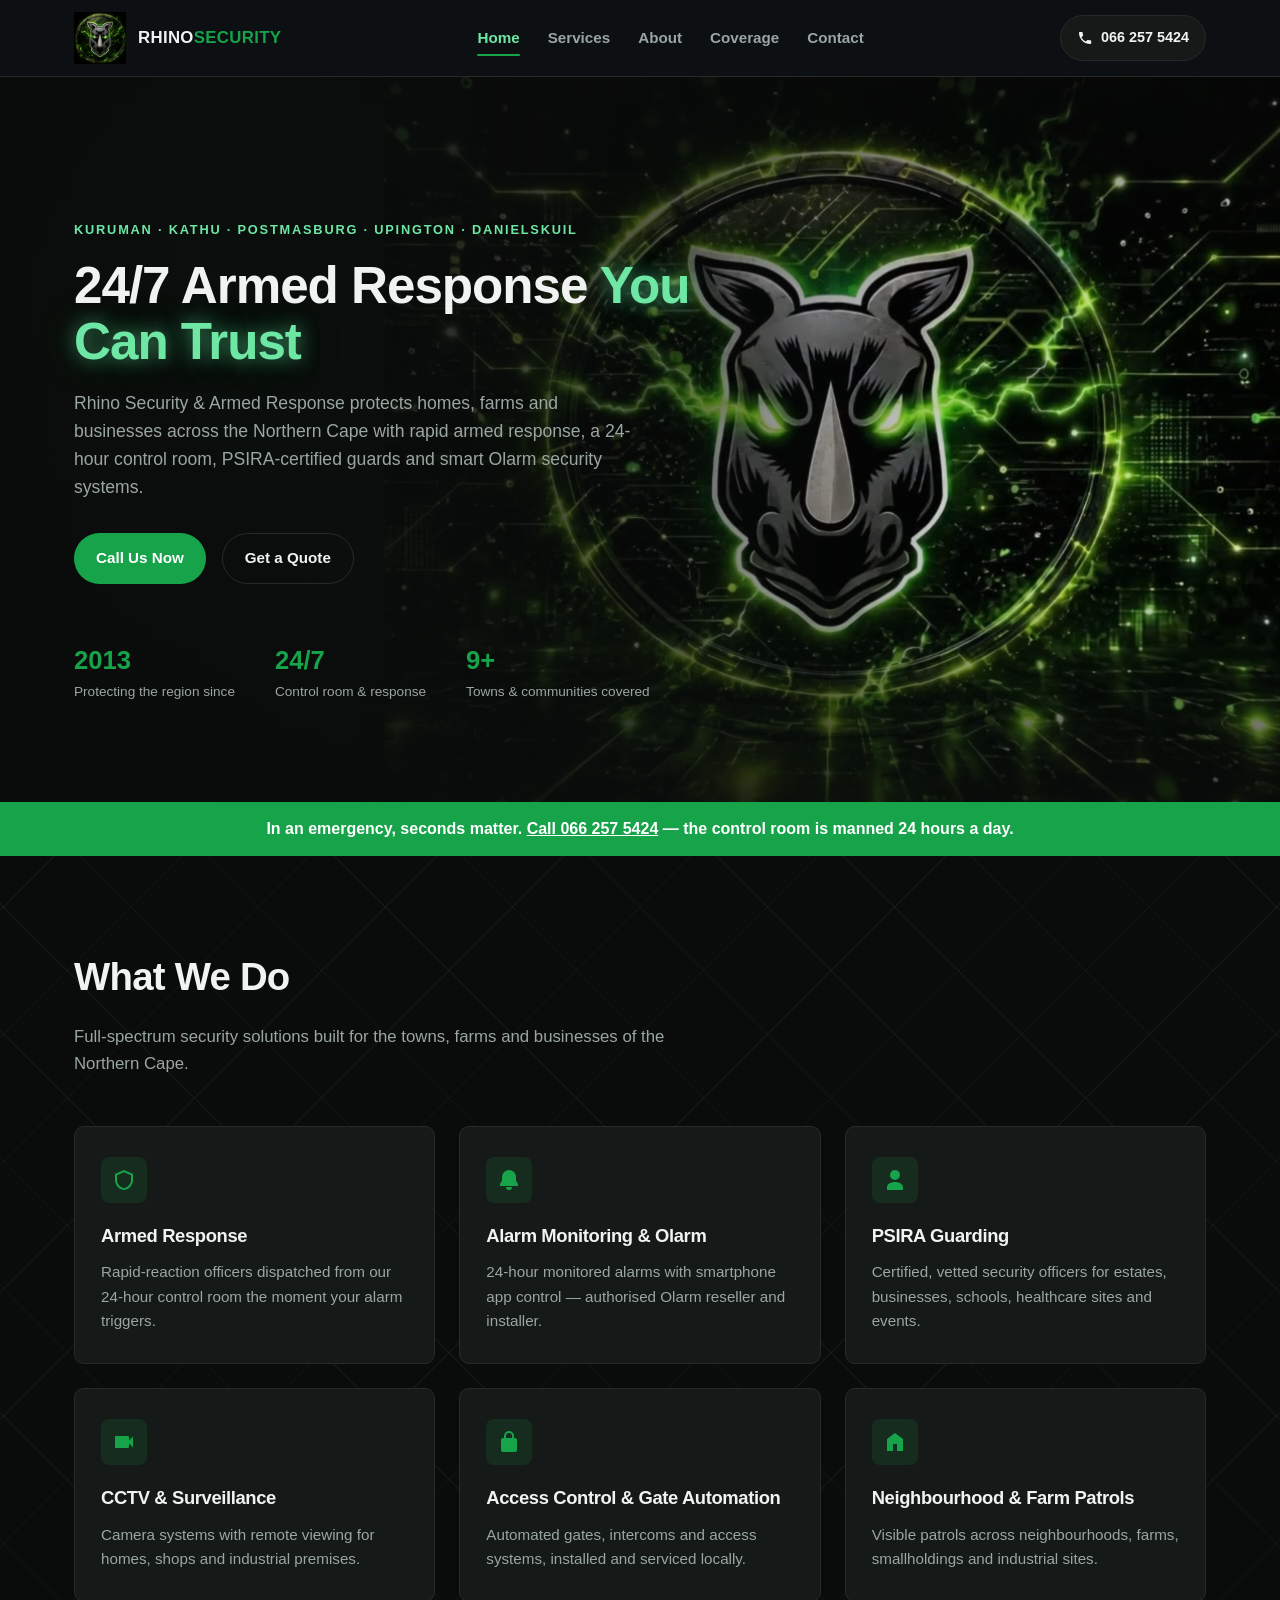
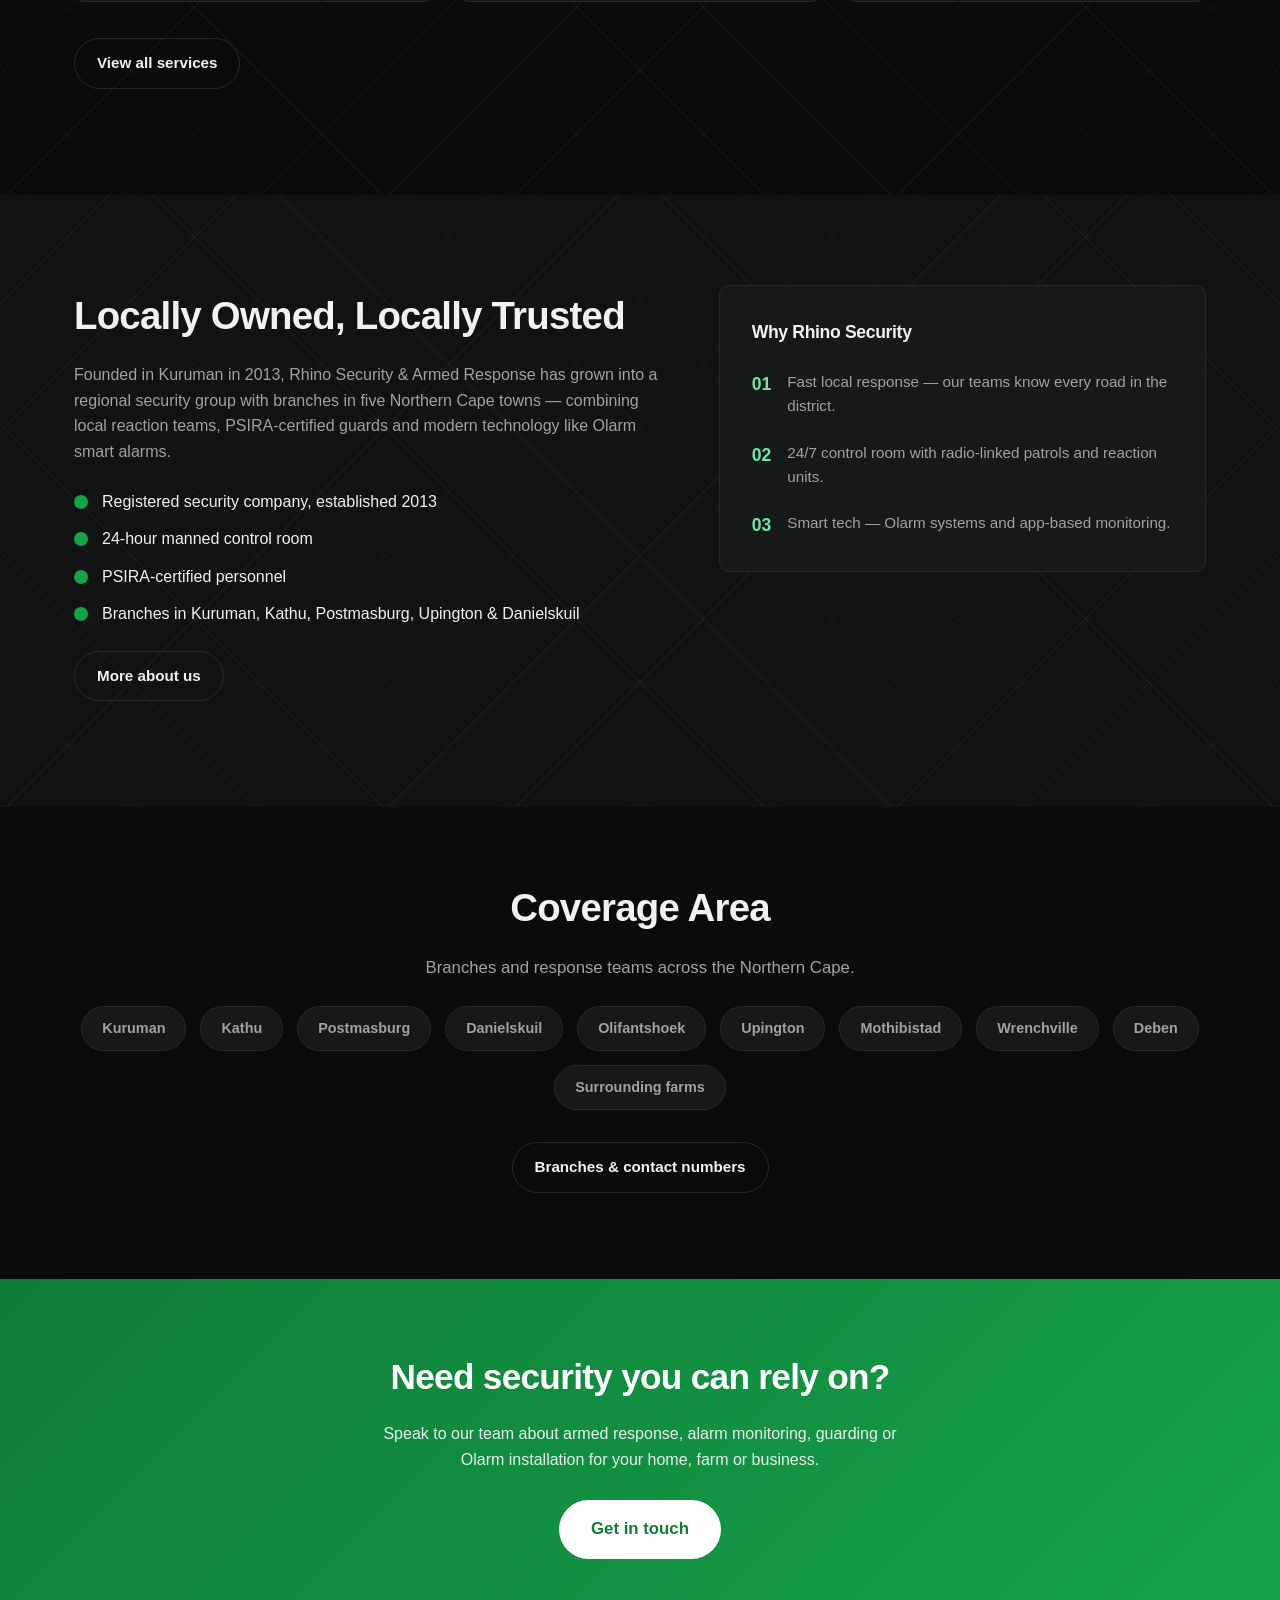
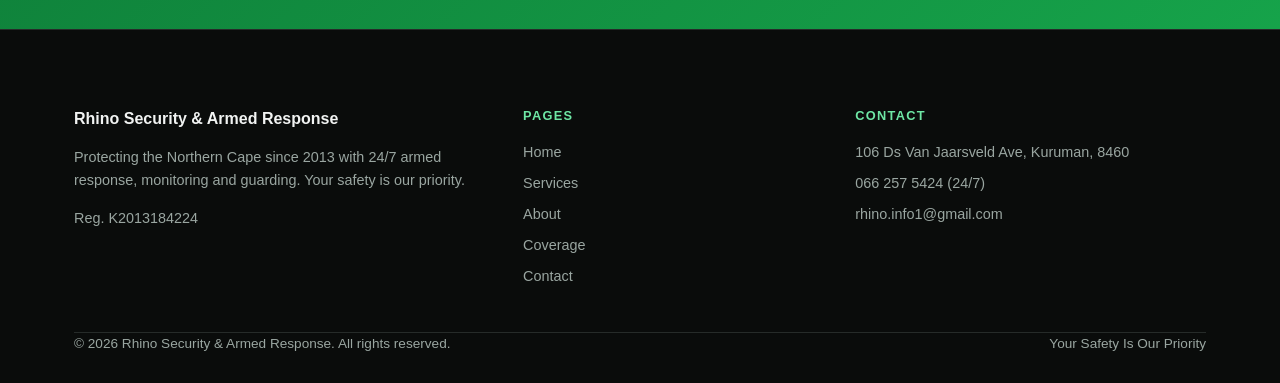
<file: index.html>
<!DOCTYPE html>
<html lang="en">
<head>
<meta charset="UTF-8">
<meta name="viewport" content="width=device-width, initial-scale=1.0">
<title>Rhino Security & Armed Response | 24/7 Security in Kuruman, Northern Cape</title>
<meta name="description" content="Rhino Security & Armed Response — 24/7 armed response, alarm monitoring, PSIRA guarding and Olarm smart security serving Kuruman, Kathu, Postmasburg, Upington and Danielskuil since 2013.">
<meta property="og:title" content="Rhino Security & Armed Response — Kuruman, Northern Cape">
<meta property="og:description" content="24/7 armed response, alarm monitoring and guarding across the Northern Cape since 2013.">
<meta property="og:image" content="assets/hero-rhino-web.jpg">
<link rel="icon" type="image/png" href="assets/favicon.png">
<link rel="stylesheet" href="styles.css">
<script type="application/ld+json">
{
  "@context": "https://schema.org",
  "@type": "LocalBusiness",
  "name": "Rhino Security & Armed Response",
  "legalName": "The Rhinos Security and Armed Response",
  "foundingDate": "2013",
  "slogan": "Your Safety Is Our Priority",
  "telephone": "+27662575424",
  "email": "rhino.info1@gmail.com",
  "address": {
    "@type": "PostalAddress",
    "streetAddress": "106 Ds Van Jaarsveld Ave",
    "addressLocality": "Kuruman",
    "postalCode": "8460",
    "addressRegion": "Northern Cape",
    "addressCountry": "ZA"
  },
  "areaServed": ["Kuruman", "Kathu", "Postmasburg", "Danielskuil", "Olifantshoek", "Upington", "Mothibistad", "Wrenchville", "Deben"],
  "openingHours": "Mo-Su 00:00-24:00",
  "sameAs": [
    "https://www.facebook.com/RhinoKuruman/",
    "https://www.facebook.com/rhinokathu/",
    "https://www.instagram.com/rhinosecuritykathu/"
  ]
}
</script>
</head>
<body>

<header class="site-header" id="site-header">
  <div class="container header-inner">
    <a href="index.html" class="logo">
      <img src="assets/logo-icon.png" alt="Rhino Security & Armed Response" class="logo-mark-img">
      <span class="logo-text">RHINO<span class="logo-accent">SECURITY</span></span>
    </a>

    <nav class="main-nav" id="main-nav">
      <a href="index.html">Home</a>
      <a href="services.html">Services</a>
      <a href="about.html">About</a>
      <a href="coverage.html">Coverage</a>
      <a href="contact.html">Contact</a>
    </nav>

    <div class="header-actions">
      <a href="tel:+27662575424" class="btn btn-call">
        <svg viewBox="0 0 24 24" class="icon-inline" aria-hidden="true"><path d="M6.6 10.8c1.4 2.8 3.8 5.2 6.6 6.6l2.2-2.2c.3-.3.7-.4 1.1-.3 1.2.4 2.5.6 3.8.6.6 0 1 .4 1 1V20c0 .6-.4 1-1 1C10.6 21 3 13.4 3 4c0-.6.4-1 1-1h3.5c.6 0 1 .4 1 1 0 1.3.2 2.6.6 3.8.1.4 0 .8-.3 1.1L6.6 10.8z" fill="currentColor"/></svg>
        <span>066 257 5424</span>
      </a>
      <button class="nav-toggle" id="nav-toggle" aria-label="Toggle menu" aria-expanded="false">
        <span></span><span></span><span></span>
      </button>
    </div>
  </div>
</header>

<main id="home">

  <section class="hero">
    <div class="hero-bg" aria-hidden="true"></div>
    <div class="hero-art" aria-hidden="true">
      <video class="hero-art-video" autoplay muted loop playsinline preload="auto" poster="assets/hero-poster.jpg">
        <source src="assets/hero-video.mp4" type="video/mp4">
      </video>
    </div>
    <div class="hero-shade" aria-hidden="true"></div>
    <div class="container hero-inner">
      <div class="hero-copy">
        <p class="eyebrow">Kuruman &middot; Kathu &middot; Postmasburg &middot; Upington &middot; Danielskuil</p>
        <h1>24/7 Armed Response <span class="text-glow">You Can Trust</span></h1>
        <p class="hero-sub">Rhino Security & Armed Response protects homes, farms and businesses across the Northern Cape with rapid armed response, a 24-hour control room, PSIRA-certified guards and smart Olarm security systems.</p>
        <div class="hero-actions">
          <a href="tel:+27662575424" class="btn btn-primary">Call Us Now</a>
          <a href="contact.html" class="btn btn-ghost">Get a Quote</a>
        </div>
        <ul class="hero-stats">
          <li><strong>2013</strong><span>Protecting the region since</span></li>
          <li><strong>24/7</strong><span>Control room &amp; response</span></li>
          <li><strong>9+</strong><span>Towns &amp; communities covered</span></li>
        </ul>
      </div>
    </div>
  </section>

  <section class="strip">
    <div class="container strip-inner">
      <p>In an emergency, seconds matter. <a href="tel:+27662575424">Call 066 257 5424</a> — the control room is manned 24 hours a day.</p>
    </div>
  </section>

  <section class="services circuit-bg" id="services">
    <div class="container">
      <h2 class="section-title">What We Do</h2>
      <p class="section-lead">Full-spectrum security solutions built for the towns, farms and businesses of the Northern Cape.</p>

      <div class="card-grid">
        <a class="card reveal" href="services.html#armed-response">
          <div class="card-icon">
            <svg viewBox="0 0 24 24"><path fill="currentColor" d="M12 2 3 6v6c0 5 3.8 9.4 9 10 5.2-.6 9-5 9-10V6l-9-4zm0 2.2 7 3.1v4.7c0 3.9-3 7.4-7 8-4-.6-7-4.1-7-8V7.3l7-3.1z"/></svg>
          </div>
          <h3>Armed Response</h3>
          <p>Rapid-reaction officers dispatched from our 24-hour control room the moment your alarm triggers.</p>
        </a>

        <a class="card reveal" href="services.html#alarm-monitoring">
          <div class="card-icon">
            <svg viewBox="0 0 24 24"><path fill="currentColor" d="M12 2a7 7 0 0 0-7 7v3.6L3 16v2h18v-2l-2-3.4V9a7 7 0 0 0-7-7zm0 20a3 3 0 0 0 3-3H9a3 3 0 0 0 3 3z"/></svg>
          </div>
          <h3>Alarm Monitoring &amp; Olarm</h3>
          <p>24-hour monitored alarms with smartphone app control — authorised Olarm reseller and installer.</p>
        </a>

        <a class="card reveal" href="services.html#guarding">
          <div class="card-icon">
            <svg viewBox="0 0 24 24"><path fill="currentColor" d="M12 12a5 5 0 1 0 0-10 5 5 0 0 0 0 10zm0 2c-4.4 0-8 2.2-8 5v3h16v-3c0-2.8-3.6-5-8-5z"/></svg>
          </div>
          <h3>PSIRA Guarding</h3>
          <p>Certified, vetted security officers for estates, businesses, schools, healthcare sites and events.</p>
        </a>

        <a class="card reveal" href="services.html#cctv">
          <div class="card-icon">
            <svg viewBox="0 0 24 24"><path fill="currentColor" d="M17 10.5V7a1 1 0 0 0-1-1H4a1 1 0 0 0-1 1v10a1 1 0 0 0 1 1h12a1 1 0 0 0 1-1v-3.5l4 4v-11l-4 4z"/></svg>
          </div>
          <h3>CCTV &amp; Surveillance</h3>
          <p>Camera systems with remote viewing for homes, shops and industrial premises.</p>
        </a>

        <a class="card reveal" href="services.html#access-control">
          <div class="card-icon">
            <svg viewBox="0 0 24 24"><path fill="currentColor" d="M12 17a2 2 0 1 0 0-4 2 2 0 0 0 0 4zm6-9h-1V6a5 5 0 0 0-10 0v2H6a2 2 0 0 0-2 2v10a2 2 0 0 0 2 2h12a2 2 0 0 0 2-2V10a2 2 0 0 0-2-2zM9 6a3 3 0 0 1 6 0v2H9V6z"/></svg>
          </div>
          <h3>Access Control &amp; Gate Automation</h3>
          <p>Automated gates, intercoms and access systems, installed and serviced locally.</p>
        </a>

        <a class="card reveal" href="services.html#patrols">
          <div class="card-icon">
            <svg viewBox="0 0 24 24"><path fill="currentColor" d="M4 21V9l8-6 8 6v12h-6v-7h-4v7H4z"/></svg>
          </div>
          <h3>Neighbourhood &amp; Farm Patrols</h3>
          <p>Visible patrols across neighbourhoods, farms, smallholdings and industrial sites.</p>
        </a>
      </div>

      <p style="margin-top: 36px;"><a href="services.html" class="btn btn-ghost">View all services</a></p>
    </div>
  </section>

  <section class="about circuit-bg" id="about">
    <div class="container about-inner">
      <div class="about-copy reveal">
        <h2 class="section-title">Locally Owned, Locally Trusted</h2>
        <p>Founded in Kuruman in 2013, Rhino Security &amp; Armed Response has grown into a regional security group with branches in five Northern Cape towns — combining local reaction teams, PSIRA-certified guards and modern technology like Olarm smart alarms.</p>
        <ul class="checklist">
          <li>Registered security company, established 2013</li>
          <li>24-hour manned control room</li>
          <li>PSIRA-certified personnel</li>
          <li>Branches in Kuruman, Kathu, Postmasburg, Upington &amp; Danielskuil</li>
        </ul>
        <p style="margin-top: 24px;"><a href="about.html" class="btn btn-ghost">More about us</a></p>
      </div>
      <div class="about-panel reveal">
        <h3>Why Rhino Security</h3>
        <div class="panel-item">
          <span class="panel-num">01</span>
          <p>Fast local response — our teams know every road in the district.</p>
        </div>
        <div class="panel-item">
          <span class="panel-num">02</span>
          <p>24/7 control room with radio-linked patrols and reaction units.</p>
        </div>
        <div class="panel-item">
          <span class="panel-num">03</span>
          <p>Smart tech — Olarm systems and app-based monitoring.</p>
        </div>
      </div>
    </div>
  </section>

  <section class="coverage" id="coverage">
    <div class="container coverage-inner">
      <h2 class="section-title">Coverage Area</h2>
      <p class="section-lead">Branches and response teams across the Northern Cape.</p>
      <div class="coverage-tags">
        <span>Kuruman</span>
        <span>Kathu</span>
        <span>Postmasburg</span>
        <span>Danielskuil</span>
        <span>Olifantshoek</span>
        <span>Upington</span>
        <span>Mothibistad</span>
        <span>Wrenchville</span>
        <span>Deben</span>
        <span>Surrounding farms</span>
      </div>
      <p style="margin-top: 32px;"><a href="coverage.html" class="btn btn-ghost">Branches &amp; contact numbers</a></p>
    </div>
  </section>

  <section class="cta-banner">
    <div class="container cta-inner reveal">
      <h2>Need security you can rely on?</h2>
      <p>Speak to our team about armed response, alarm monitoring, guarding or Olarm installation for your home, farm or business.</p>
      <a href="contact.html" class="btn btn-primary btn-lg">Get in touch</a>
    </div>
  </section>

</main>

<footer class="site-footer">
  <div class="container">
    <div class="footer-cols">
      <div>
        <span class="footer-brand-name">Rhino Security &amp; Armed Response</span>
        <p>Protecting the Northern Cape since 2013 with 24/7 armed response, monitoring and guarding. Your safety is our priority.</p>
        <p>Reg. K2013184224</p>
      </div>
      <div>
        <h4>Pages</h4>
        <ul>
          <li><a href="index.html">Home</a></li>
          <li><a href="services.html">Services</a></li>
          <li><a href="about.html">About</a></li>
          <li><a href="coverage.html">Coverage</a></li>
          <li><a href="contact.html">Contact</a></li>
        </ul>
      </div>
      <div>
        <h4>Contact</h4>
        <ul>
          <li>106 Ds Van Jaarsveld Ave, Kuruman, 8460</li>
          <li><a href="tel:+27662575424">066 257 5424 (24/7)</a></li>
          <li><a href="mailto:rhino.info1@gmail.com">rhino.info1@gmail.com</a></li>
        </ul>
      </div>
    </div>
    <div class="footer-inner">
      <span>&copy; <span id="year"></span> Rhino Security &amp; Armed Response. All rights reserved.</span>
      <span>Your Safety Is Our Priority</span>
    </div>
  </div>
</footer>

<script src="script.js"></script>
</body>
</html>
</file>
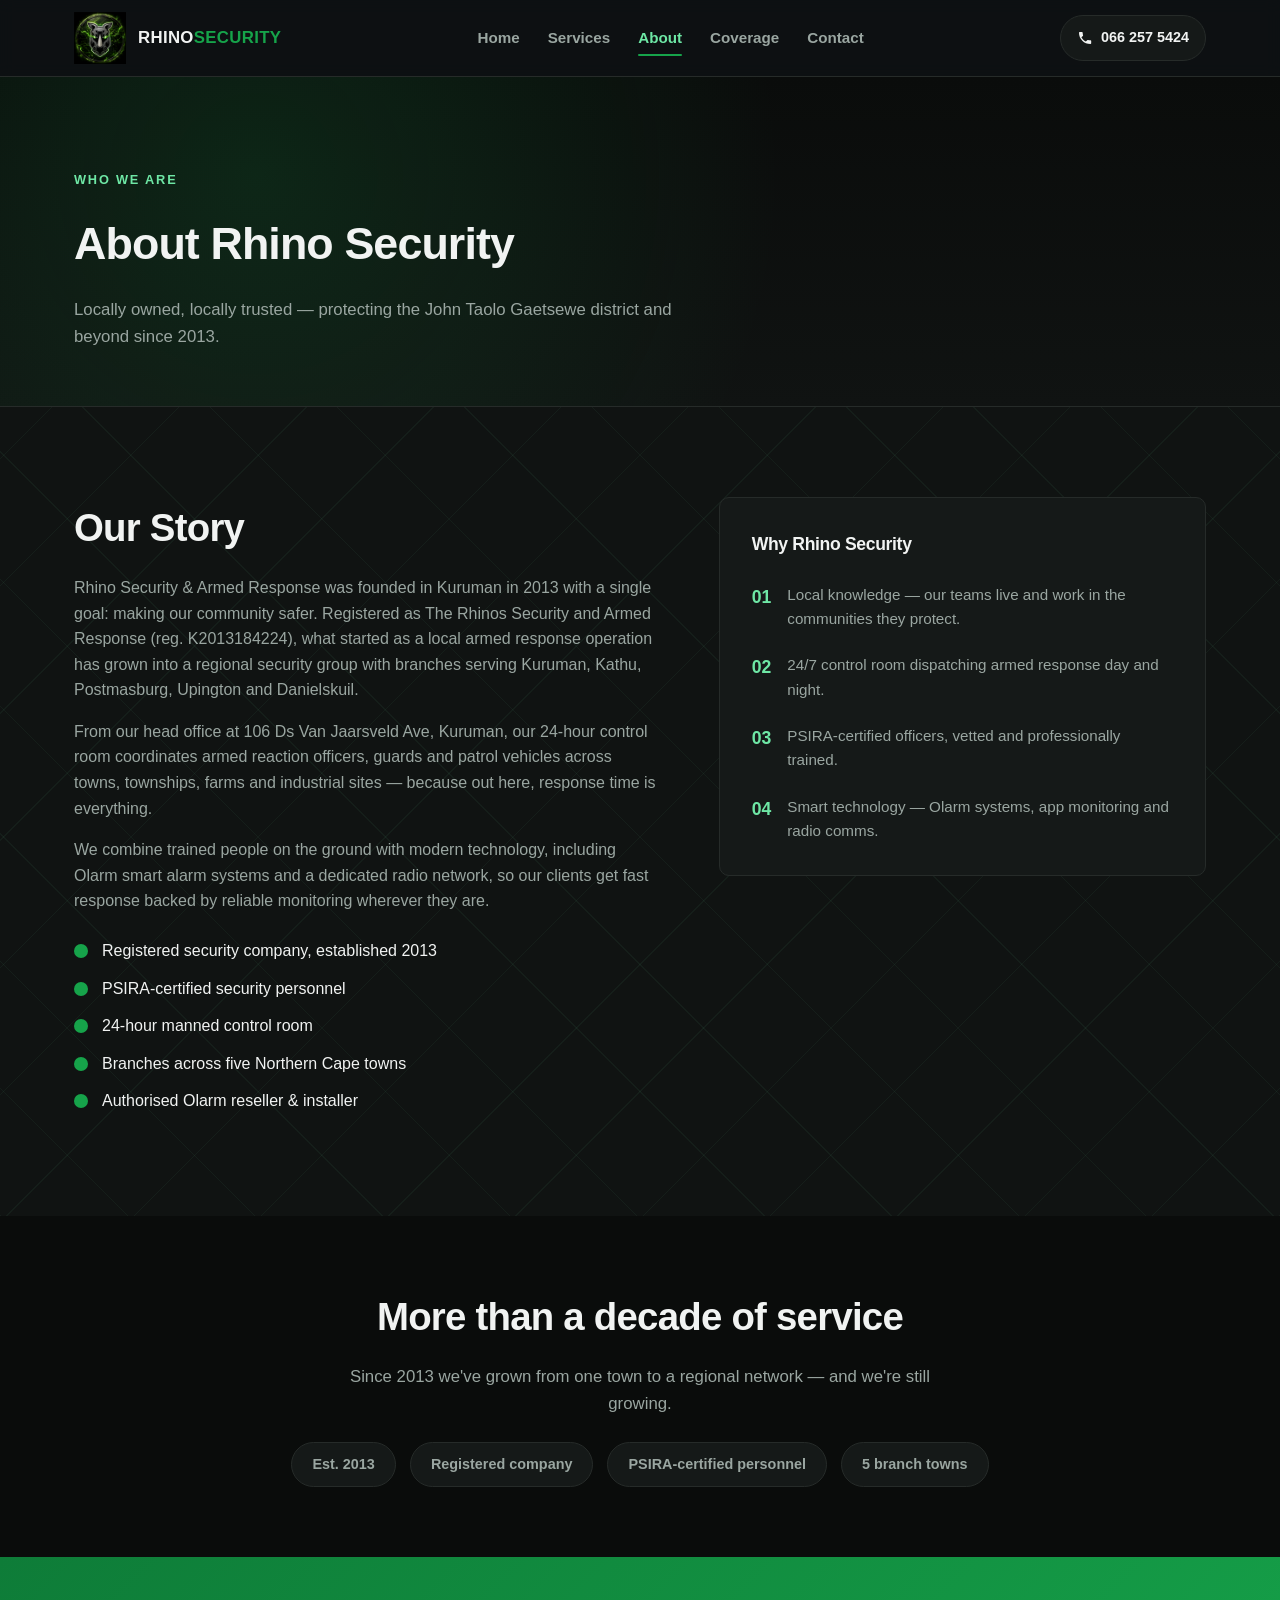
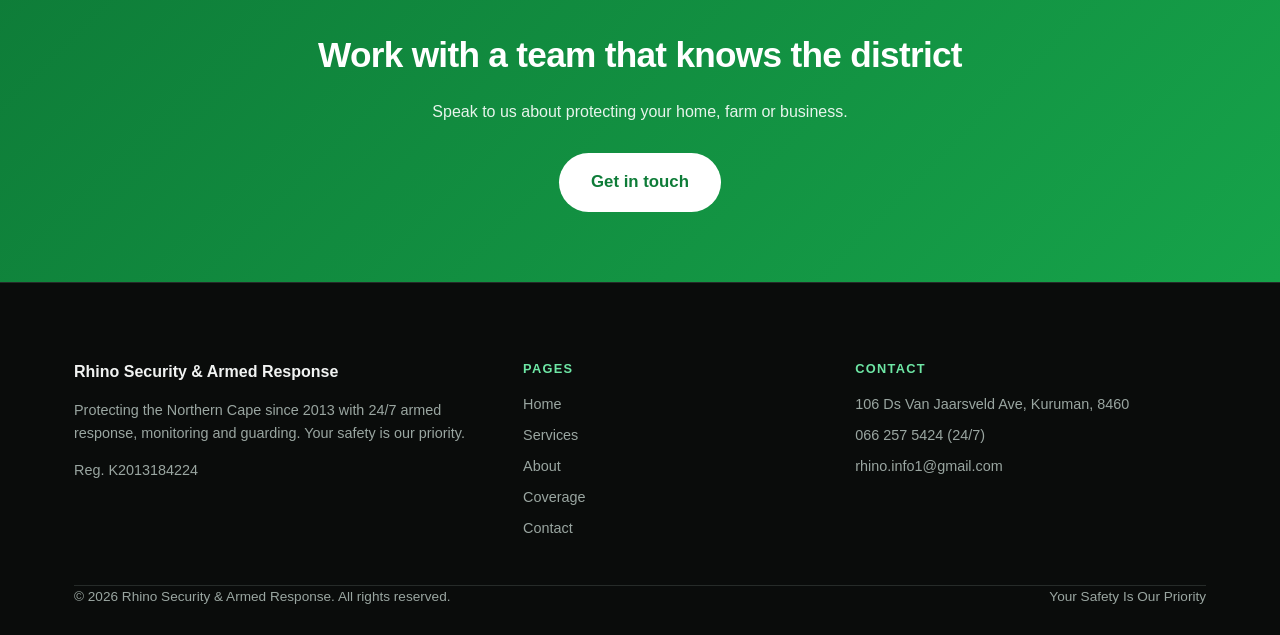
<file: about.html>
<!DOCTYPE html>
<html lang="en">
<head>
<meta charset="UTF-8">
<meta name="viewport" content="width=device-width, initial-scale=1.0">
<title>About Us | Rhino Security & Armed Response, Kuruman (Est. 2013)</title>
<meta name="description" content="Founded in Kuruman in 2013, Rhino Security & Armed Response is a registered Northern Cape security company with PSIRA-certified personnel, a 24-hour control room and branches across the region.">
<meta property="og:title" content="About Rhino Security & Armed Response">
<meta property="og:description" content="Locally owned Northern Cape security company, protecting Kuruman and surrounds since 2013.">
<meta property="og:image" content="assets/hero-rhino-web.jpg">
<link rel="icon" type="image/png" href="assets/favicon.png">
<link rel="stylesheet" href="styles.css">
</head>
<body>

<header class="site-header" id="site-header">
  <div class="container header-inner">
    <a href="index.html" class="logo">
      <img src="assets/logo-icon.png" alt="Rhino Security & Armed Response" class="logo-mark-img">
      <span class="logo-text">RHINO<span class="logo-accent">SECURITY</span></span>
    </a>

    <nav class="main-nav" id="main-nav">
      <a href="index.html">Home</a>
      <a href="services.html">Services</a>
      <a href="about.html">About</a>
      <a href="coverage.html">Coverage</a>
      <a href="contact.html">Contact</a>
    </nav>

    <div class="header-actions">
      <a href="tel:+27662575424" class="btn btn-call">
        <svg viewBox="0 0 24 24" class="icon-inline" aria-hidden="true"><path d="M6.6 10.8c1.4 2.8 3.8 5.2 6.6 6.6l2.2-2.2c.3-.3.7-.4 1.1-.3 1.2.4 2.5.6 3.8.6.6 0 1 .4 1 1V20c0 .6-.4 1-1 1C10.6 21 3 13.4 3 4c0-.6.4-1 1-1h3.5c.6 0 1 .4 1 1 0 1.3.2 2.6.6 3.8.1.4 0 .8-.3 1.1L6.6 10.8z" fill="currentColor"/></svg>
        <span>066 257 5424</span>
      </a>
      <button class="nav-toggle" id="nav-toggle" aria-label="Toggle menu" aria-expanded="false">
        <span></span><span></span><span></span>
      </button>
    </div>
  </div>
</header>

<main>

  <section class="page-hero circuit-bg">
    <div class="container">
      <p class="eyebrow">Who We Are</p>
      <h1>About Rhino Security</h1>
      <p class="section-lead">Locally owned, locally trusted — protecting the John Taolo Gaetsewe district and beyond since 2013.</p>
    </div>
  </section>

  <section class="about circuit-bg">
    <div class="container about-inner">
      <div class="about-copy reveal">
        <h2 class="section-title">Our Story</h2>
        <p>Rhino Security &amp; Armed Response was founded in Kuruman in 2013 with a single goal: making our community safer. Registered as The Rhinos Security and Armed Response (reg. K2013184224), what started as a local armed response operation has grown into a regional security group with branches serving Kuruman, Kathu, Postmasburg, Upington and Danielskuil.</p>
        <p>From our head office at 106 Ds Van Jaarsveld Ave, Kuruman, our 24-hour control room coordinates armed reaction officers, guards and patrol vehicles across towns, townships, farms and industrial sites — because out here, response time is everything.</p>
        <p>We combine trained people on the ground with modern technology, including Olarm smart alarm systems and a dedicated radio network, so our clients get fast response backed by reliable monitoring wherever they are.</p>
        <ul class="checklist">
          <li>Registered security company, established 2013</li>
          <li>PSIRA-certified security personnel</li>
          <li>24-hour manned control room</li>
          <li>Branches across five Northern Cape towns</li>
          <li>Authorised Olarm reseller &amp; installer</li>
        </ul>
      </div>
      <div class="about-panel reveal">
        <h3>Why Rhino Security</h3>
        <div class="panel-item">
          <span class="panel-num">01</span>
          <p>Local knowledge — our teams live and work in the communities they protect.</p>
        </div>
        <div class="panel-item">
          <span class="panel-num">02</span>
          <p>24/7 control room dispatching armed response day and night.</p>
        </div>
        <div class="panel-item">
          <span class="panel-num">03</span>
          <p>PSIRA-certified officers, vetted and professionally trained.</p>
        </div>
        <div class="panel-item">
          <span class="panel-num">04</span>
          <p>Smart technology — Olarm systems, app monitoring and radio comms.</p>
        </div>
      </div>
    </div>
  </section>

  <section class="coverage">
    <div class="container coverage-inner">
      <h2 class="section-title">More than a decade of service</h2>
      <p class="section-lead">Since 2013 we've grown from one town to a regional network — and we're still growing.</p>
      <div class="coverage-tags">
        <span>Est. 2013</span>
        <span>Registered company</span>
        <span>PSIRA-certified personnel</span>
        <span>5 branch towns</span>
      </div>
    </div>
  </section>

  <section class="cta-banner">
    <div class="container cta-inner">
      <h2>Work with a team that knows the district</h2>
      <p>Speak to us about protecting your home, farm or business.</p>
      <a href="contact.html" class="btn btn-primary btn-lg">Get in touch</a>
    </div>
  </section>

</main>

<footer class="site-footer">
  <div class="container">
    <div class="footer-cols">
      <div>
        <span class="footer-brand-name">Rhino Security &amp; Armed Response</span>
        <p>Protecting the Northern Cape since 2013 with 24/7 armed response, monitoring and guarding. Your safety is our priority.</p>
        <p>Reg. K2013184224</p>
      </div>
      <div>
        <h4>Pages</h4>
        <ul>
          <li><a href="index.html">Home</a></li>
          <li><a href="services.html">Services</a></li>
          <li><a href="about.html">About</a></li>
          <li><a href="coverage.html">Coverage</a></li>
          <li><a href="contact.html">Contact</a></li>
        </ul>
      </div>
      <div>
        <h4>Contact</h4>
        <ul>
          <li>106 Ds Van Jaarsveld Ave, Kuruman, 8460</li>
          <li><a href="tel:+27662575424">066 257 5424 (24/7)</a></li>
          <li><a href="mailto:rhino.info1@gmail.com">rhino.info1@gmail.com</a></li>
        </ul>
      </div>
    </div>
    <div class="footer-inner">
      <span>&copy; <span id="year"></span> Rhino Security &amp; Armed Response. All rights reserved.</span>
      <span>Your Safety Is Our Priority</span>
    </div>
  </div>
</footer>

<script src="script.js"></script>
</body>
</html>
</file>
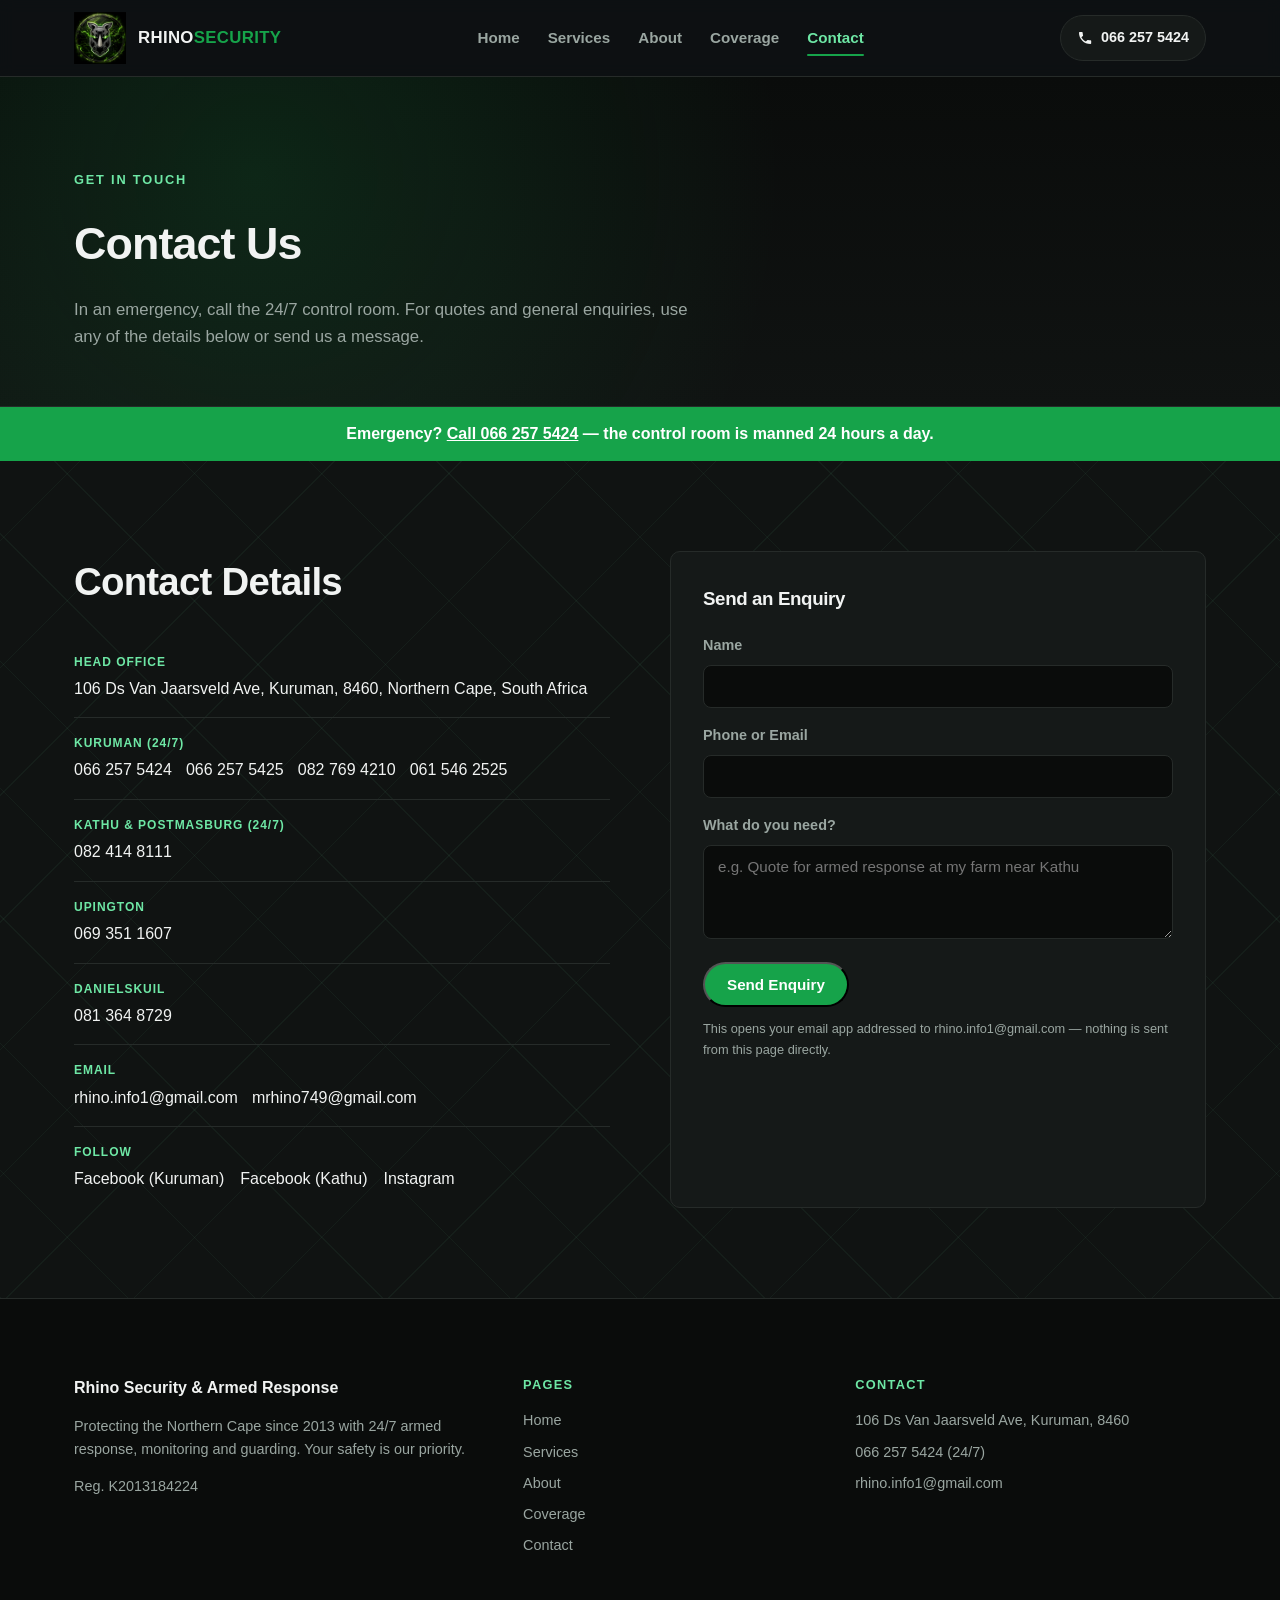
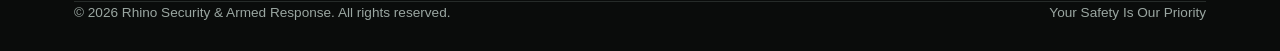
<file: contact.html>
<!DOCTYPE html>
<html lang="en">
<head>
<meta charset="UTF-8">
<meta name="viewport" content="width=device-width, initial-scale=1.0">
<title>Contact Rhino Security | 24/7 Control Room 066 257 5424</title>
<meta name="description" content="Contact Rhino Security & Armed Response — 106 Ds Van Jaarsveld Ave, Kuruman. 24/7 control room 066 257 5424, branch numbers for Kathu, Postmasburg, Upington and Danielskuil, or send an enquiry.">
<meta property="og:title" content="Contact Rhino Security & Armed Response">
<meta property="og:description" content="24/7 control room, branch numbers and enquiry form.">
<meta property="og:image" content="assets/hero-rhino-web.jpg">
<link rel="icon" type="image/png" href="assets/favicon.png">
<link rel="stylesheet" href="styles.css">
</head>
<body>

<header class="site-header" id="site-header">
  <div class="container header-inner">
    <a href="index.html" class="logo">
      <img src="assets/logo-icon.png" alt="Rhino Security & Armed Response" class="logo-mark-img">
      <span class="logo-text">RHINO<span class="logo-accent">SECURITY</span></span>
    </a>

    <nav class="main-nav" id="main-nav">
      <a href="index.html">Home</a>
      <a href="services.html">Services</a>
      <a href="about.html">About</a>
      <a href="coverage.html">Coverage</a>
      <a href="contact.html">Contact</a>
    </nav>

    <div class="header-actions">
      <a href="tel:+27662575424" class="btn btn-call">
        <svg viewBox="0 0 24 24" class="icon-inline" aria-hidden="true"><path d="M6.6 10.8c1.4 2.8 3.8 5.2 6.6 6.6l2.2-2.2c.3-.3.7-.4 1.1-.3 1.2.4 2.5.6 3.8.6.6 0 1 .4 1 1V20c0 .6-.4 1-1 1C10.6 21 3 13.4 3 4c0-.6.4-1 1-1h3.5c.6 0 1 .4 1 1 0 1.3.2 2.6.6 3.8.1.4 0 .8-.3 1.1L6.6 10.8z" fill="currentColor"/></svg>
        <span>066 257 5424</span>
      </a>
      <button class="nav-toggle" id="nav-toggle" aria-label="Toggle menu" aria-expanded="false">
        <span></span><span></span><span></span>
      </button>
    </div>
  </div>
</header>

<main>

  <section class="page-hero circuit-bg">
    <div class="container">
      <p class="eyebrow">Get In Touch</p>
      <h1>Contact Us</h1>
      <p class="section-lead">In an emergency, call the 24/7 control room. For quotes and general enquiries, use any of the details below or send us a message.</p>
    </div>
  </section>

  <section class="strip">
    <div class="container strip-inner">
      <p>Emergency? <a href="tel:+27662575424">Call 066 257 5424</a> — the control room is manned 24 hours a day.</p>
    </div>
  </section>

  <section class="contact circuit-bg" id="contact">
    <div class="container contact-inner">
      <div class="contact-info reveal">
        <h2 class="section-title">Contact Details</h2>
        <ul class="contact-list">
          <li>
            <span class="contact-label">Head Office</span>
            <span>106 Ds Van Jaarsveld Ave, Kuruman, 8460, Northern Cape, South Africa</span>
          </li>
          <li>
            <span class="contact-label">Kuruman (24/7)</span>
            <span class="phone-group">
              <a href="tel:+27662575424">066 257 5424</a>
              <a href="tel:+27662575425">066 257 5425</a>
              <a href="tel:+27827694210">082 769 4210</a>
              <a href="tel:+27615462525">061 546 2525</a>
            </span>
          </li>
          <li>
            <span class="contact-label">Kathu &amp; Postmasburg (24/7)</span>
            <a href="tel:+27824148111">082 414 8111</a>
          </li>
          <li>
            <span class="contact-label">Upington</span>
            <a href="tel:+27693511607">069 351 1607</a>
          </li>
          <li>
            <span class="contact-label">Danielskuil</span>
            <a href="tel:+27813648729">081 364 8729</a>
          </li>
          <li>
            <span class="contact-label">Email</span>
            <span class="phone-group">
              <a href="mailto:rhino.info1@gmail.com">rhino.info1@gmail.com</a>
              <a href="mailto:mrhino749@gmail.com">mrhino749@gmail.com</a>
            </span>
          </li>
          <li>
            <span class="contact-label">Follow</span>
            <span class="social-links">
              <a href="https://www.facebook.com/RhinoKuruman/" target="_blank" rel="noopener noreferrer">Facebook (Kuruman)</a>
              <a href="https://www.facebook.com/rhinokathu/" target="_blank" rel="noopener noreferrer">Facebook (Kathu)</a>
              <a href="https://www.instagram.com/rhinosecuritykathu/" target="_blank" rel="noopener noreferrer">Instagram</a>
            </span>
          </li>
        </ul>
      </div>

      <form class="contact-form reveal" id="contact-form">
        <h3>Send an Enquiry</h3>
        <label>
          Name
          <input type="text" name="name" required>
        </label>
        <label>
          Phone or Email
          <input type="text" name="contact" required>
        </label>
        <label>
          What do you need?
          <textarea name="message" rows="4" required placeholder="e.g. Quote for armed response at my farm near Kathu"></textarea>
        </label>
        <button type="submit" class="btn btn-primary">Send Enquiry</button>
        <p class="form-note">This opens your email app addressed to rhino.info1@gmail.com — nothing is sent from this page directly.</p>
      </form>
    </div>
  </section>

</main>

<footer class="site-footer">
  <div class="container">
    <div class="footer-cols">
      <div>
        <span class="footer-brand-name">Rhino Security &amp; Armed Response</span>
        <p>Protecting the Northern Cape since 2013 with 24/7 armed response, monitoring and guarding. Your safety is our priority.</p>
        <p>Reg. K2013184224</p>
      </div>
      <div>
        <h4>Pages</h4>
        <ul>
          <li><a href="index.html">Home</a></li>
          <li><a href="services.html">Services</a></li>
          <li><a href="about.html">About</a></li>
          <li><a href="coverage.html">Coverage</a></li>
          <li><a href="contact.html">Contact</a></li>
        </ul>
      </div>
      <div>
        <h4>Contact</h4>
        <ul>
          <li>106 Ds Van Jaarsveld Ave, Kuruman, 8460</li>
          <li><a href="tel:+27662575424">066 257 5424 (24/7)</a></li>
          <li><a href="mailto:rhino.info1@gmail.com">rhino.info1@gmail.com</a></li>
        </ul>
      </div>
    </div>
    <div class="footer-inner">
      <span>&copy; <span id="year"></span> Rhino Security &amp; Armed Response. All rights reserved.</span>
      <span>Your Safety Is Our Priority</span>
    </div>
  </div>
</footer>

<script src="script.js"></script>
</body>
</html>
</file>
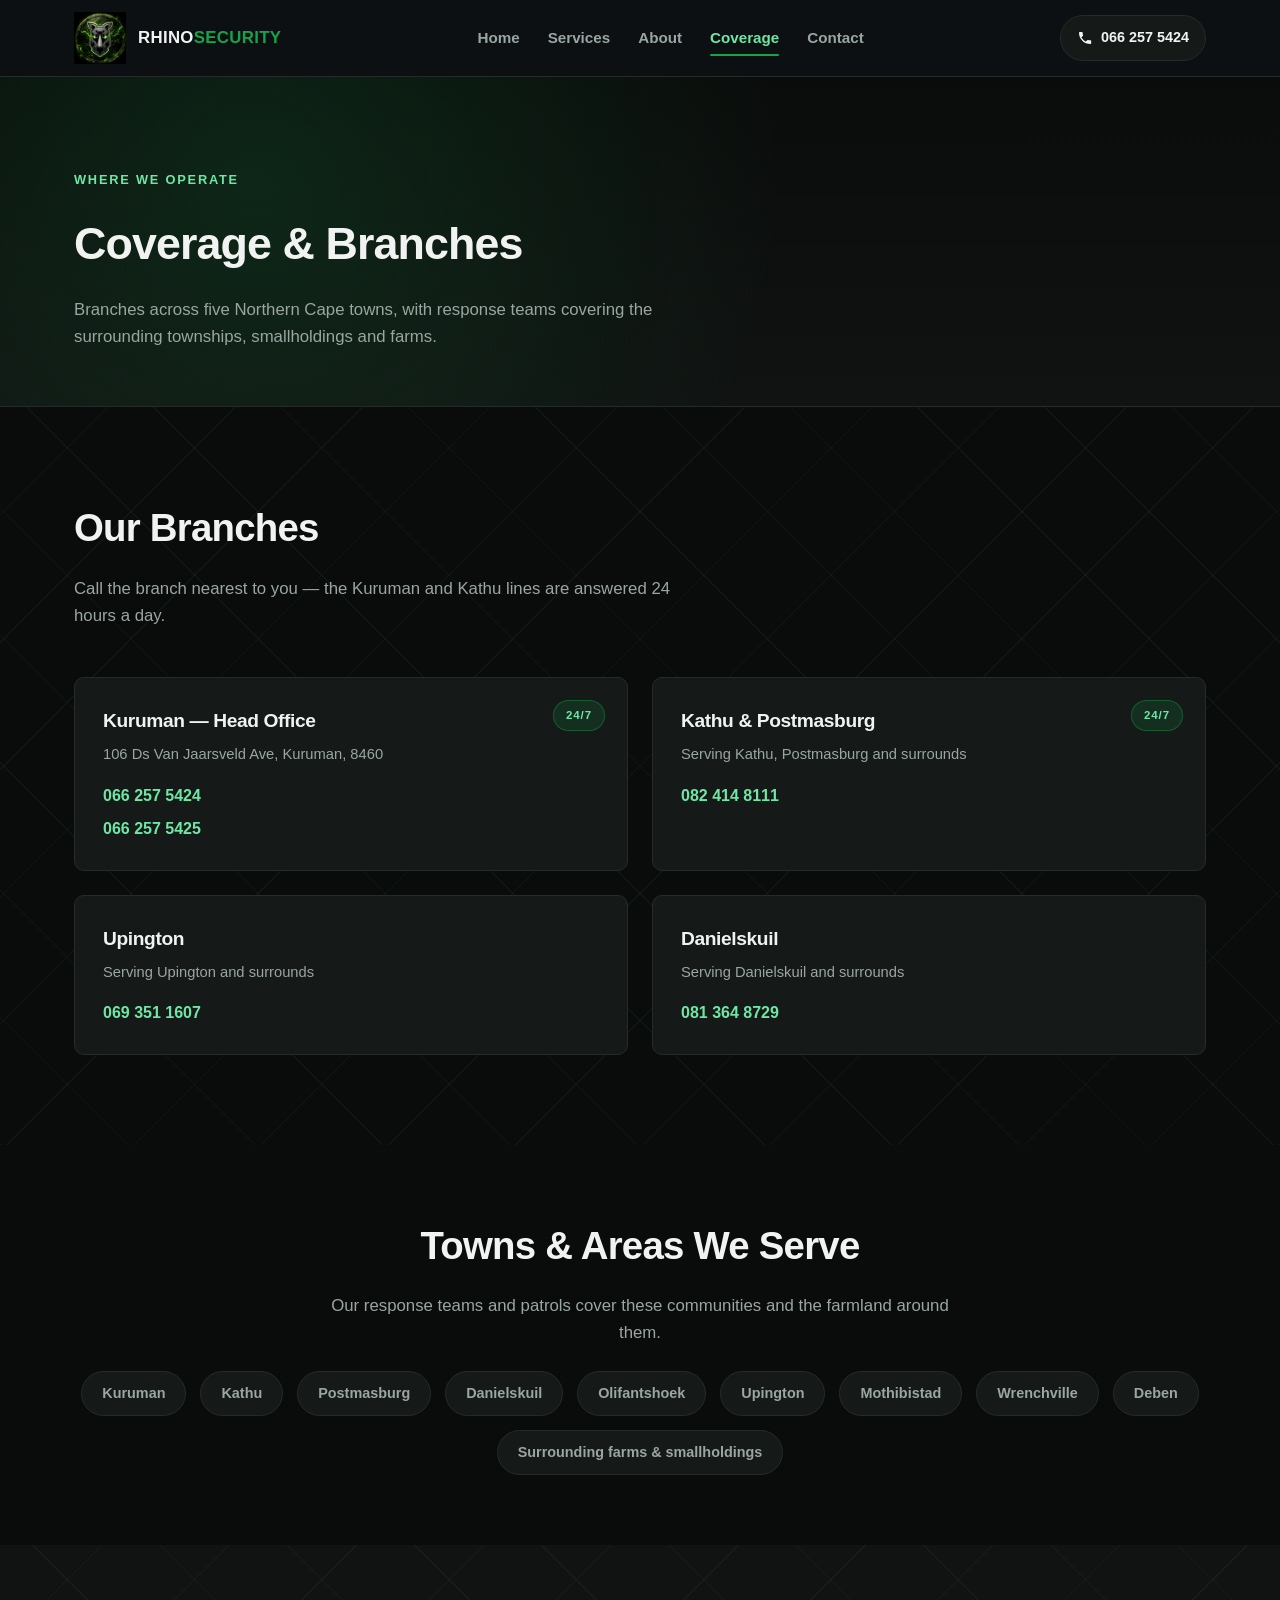
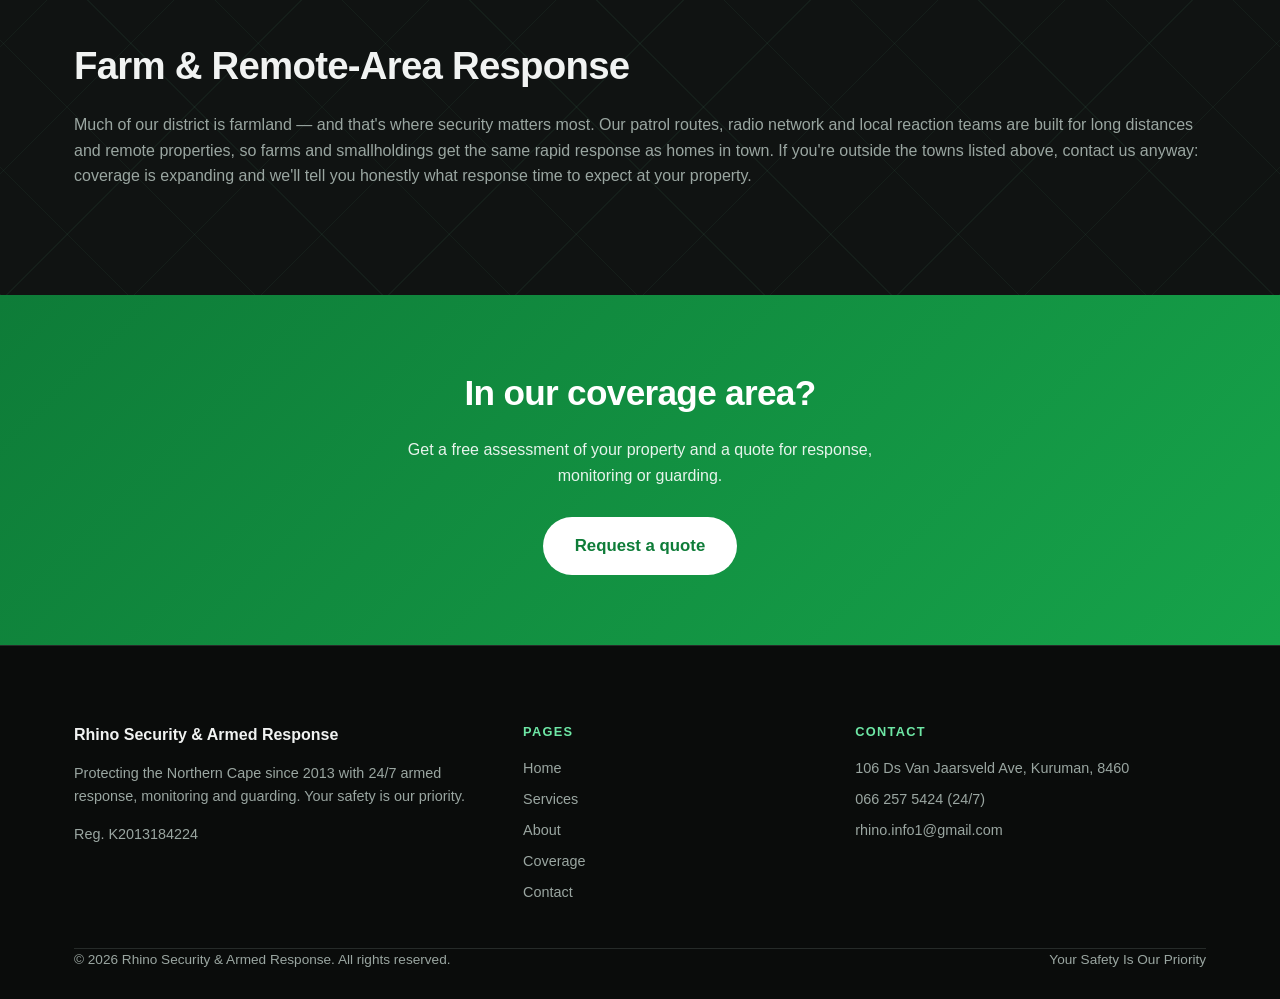
<file: coverage.html>
<!DOCTYPE html>
<html lang="en">
<head>
<meta charset="UTF-8">
<meta name="viewport" content="width=device-width, initial-scale=1.0">
<title>Coverage & Branches | Kuruman, Kathu, Postmasburg, Upington, Danielskuil — Rhino Security</title>
<meta name="description" content="Rhino Security branches and 24/7 contact numbers for Kuruman, Kathu, Postmasburg, Upington and Danielskuil — covering Olifantshoek, Mothibistad, Wrenchville, Deben and surrounding farms.">
<meta property="og:title" content="Coverage & Branches — Rhino Security & Armed Response">
<meta property="og:description" content="Branches across five Northern Cape towns with 24/7 armed response.">
<meta property="og:image" content="assets/hero-rhino-web.jpg">
<link rel="icon" type="image/png" href="assets/favicon.png">
<link rel="stylesheet" href="styles.css">
</head>
<body>

<header class="site-header" id="site-header">
  <div class="container header-inner">
    <a href="index.html" class="logo">
      <img src="assets/logo-icon.png" alt="Rhino Security & Armed Response" class="logo-mark-img">
      <span class="logo-text">RHINO<span class="logo-accent">SECURITY</span></span>
    </a>

    <nav class="main-nav" id="main-nav">
      <a href="index.html">Home</a>
      <a href="services.html">Services</a>
      <a href="about.html">About</a>
      <a href="coverage.html">Coverage</a>
      <a href="contact.html">Contact</a>
    </nav>

    <div class="header-actions">
      <a href="tel:+27662575424" class="btn btn-call">
        <svg viewBox="0 0 24 24" class="icon-inline" aria-hidden="true"><path d="M6.6 10.8c1.4 2.8 3.8 5.2 6.6 6.6l2.2-2.2c.3-.3.7-.4 1.1-.3 1.2.4 2.5.6 3.8.6.6 0 1 .4 1 1V20c0 .6-.4 1-1 1C10.6 21 3 13.4 3 4c0-.6.4-1 1-1h3.5c.6 0 1 .4 1 1 0 1.3.2 2.6.6 3.8.1.4 0 .8-.3 1.1L6.6 10.8z" fill="currentColor"/></svg>
        <span>066 257 5424</span>
      </a>
      <button class="nav-toggle" id="nav-toggle" aria-label="Toggle menu" aria-expanded="false">
        <span></span><span></span><span></span>
      </button>
    </div>
  </div>
</header>

<main>

  <section class="page-hero circuit-bg">
    <div class="container">
      <p class="eyebrow">Where We Operate</p>
      <h1>Coverage &amp; Branches</h1>
      <p class="section-lead">Branches across five Northern Cape towns, with response teams covering the surrounding townships, smallholdings and farms.</p>
    </div>
  </section>

  <section class="services circuit-bg">
    <div class="container">
      <h2 class="section-title">Our Branches</h2>
      <p class="section-lead">Call the branch nearest to you — the Kuruman and Kathu lines are answered 24 hours a day.</p>

      <div class="branch-grid">
        <div class="branch-card reveal">
          <span class="badge-247">24/7</span>
          <h3>Kuruman — Head Office</h3>
          <p class="branch-town">106 Ds Van Jaarsveld Ave, Kuruman, 8460</p>
          <div class="branch-phones">
            <a href="tel:+27662575424">066 257 5424</a>
            <a href="tel:+27662575425">066 257 5425</a>
          </div>
        </div>

        <div class="branch-card reveal">
          <span class="badge-247">24/7</span>
          <h3>Kathu &amp; Postmasburg</h3>
          <p class="branch-town">Serving Kathu, Postmasburg and surrounds</p>
          <div class="branch-phones">
            <a href="tel:+27824148111">082 414 8111</a>
          </div>
        </div>

        <div class="branch-card reveal">
          <h3>Upington</h3>
          <p class="branch-town">Serving Upington and surrounds</p>
          <div class="branch-phones">
            <a href="tel:+27693511607">069 351 1607</a>
          </div>
        </div>

        <div class="branch-card reveal">
          <h3>Danielskuil</h3>
          <p class="branch-town">Serving Danielskuil and surrounds</p>
          <div class="branch-phones">
            <a href="tel:+27813648729">081 364 8729</a>
          </div>
        </div>
      </div>
    </div>
  </section>

  <section class="coverage">
    <div class="container coverage-inner">
      <h2 class="section-title">Towns &amp; Areas We Serve</h2>
      <p class="section-lead">Our response teams and patrols cover these communities and the farmland around them.</p>
      <div class="coverage-tags">
        <span>Kuruman</span>
        <span>Kathu</span>
        <span>Postmasburg</span>
        <span>Danielskuil</span>
        <span>Olifantshoek</span>
        <span>Upington</span>
        <span>Mothibistad</span>
        <span>Wrenchville</span>
        <span>Deben</span>
        <span>Surrounding farms &amp; smallholdings</span>
      </div>
    </div>
  </section>

  <section class="about circuit-bg">
    <div class="container">
      <div class="about-copy reveal">
        <h2 class="section-title">Farm &amp; Remote-Area Response</h2>
        <p>Much of our district is farmland — and that's where security matters most. Our patrol routes, radio network and local reaction teams are built for long distances and remote properties, so farms and smallholdings get the same rapid response as homes in town. If you're outside the towns listed above, contact us anyway: coverage is expanding and we'll tell you honestly what response time to expect at your property.</p>
      </div>
    </div>
  </section>

  <section class="cta-banner">
    <div class="container cta-inner">
      <h2>In our coverage area?</h2>
      <p>Get a free assessment of your property and a quote for response, monitoring or guarding.</p>
      <a href="contact.html" class="btn btn-primary btn-lg">Request a quote</a>
    </div>
  </section>

</main>

<footer class="site-footer">
  <div class="container">
    <div class="footer-cols">
      <div>
        <span class="footer-brand-name">Rhino Security &amp; Armed Response</span>
        <p>Protecting the Northern Cape since 2013 with 24/7 armed response, monitoring and guarding. Your safety is our priority.</p>
        <p>Reg. K2013184224</p>
      </div>
      <div>
        <h4>Pages</h4>
        <ul>
          <li><a href="index.html">Home</a></li>
          <li><a href="services.html">Services</a></li>
          <li><a href="about.html">About</a></li>
          <li><a href="coverage.html">Coverage</a></li>
          <li><a href="contact.html">Contact</a></li>
        </ul>
      </div>
      <div>
        <h4>Contact</h4>
        <ul>
          <li>106 Ds Van Jaarsveld Ave, Kuruman, 8460</li>
          <li><a href="tel:+27662575424">066 257 5424 (24/7)</a></li>
          <li><a href="mailto:rhino.info1@gmail.com">rhino.info1@gmail.com</a></li>
        </ul>
      </div>
    </div>
    <div class="footer-inner">
      <span>&copy; <span id="year"></span> Rhino Security &amp; Armed Response. All rights reserved.</span>
      <span>Your Safety Is Our Priority</span>
    </div>
  </div>
</footer>

<script src="script.js"></script>
</body>
</html>
</file>
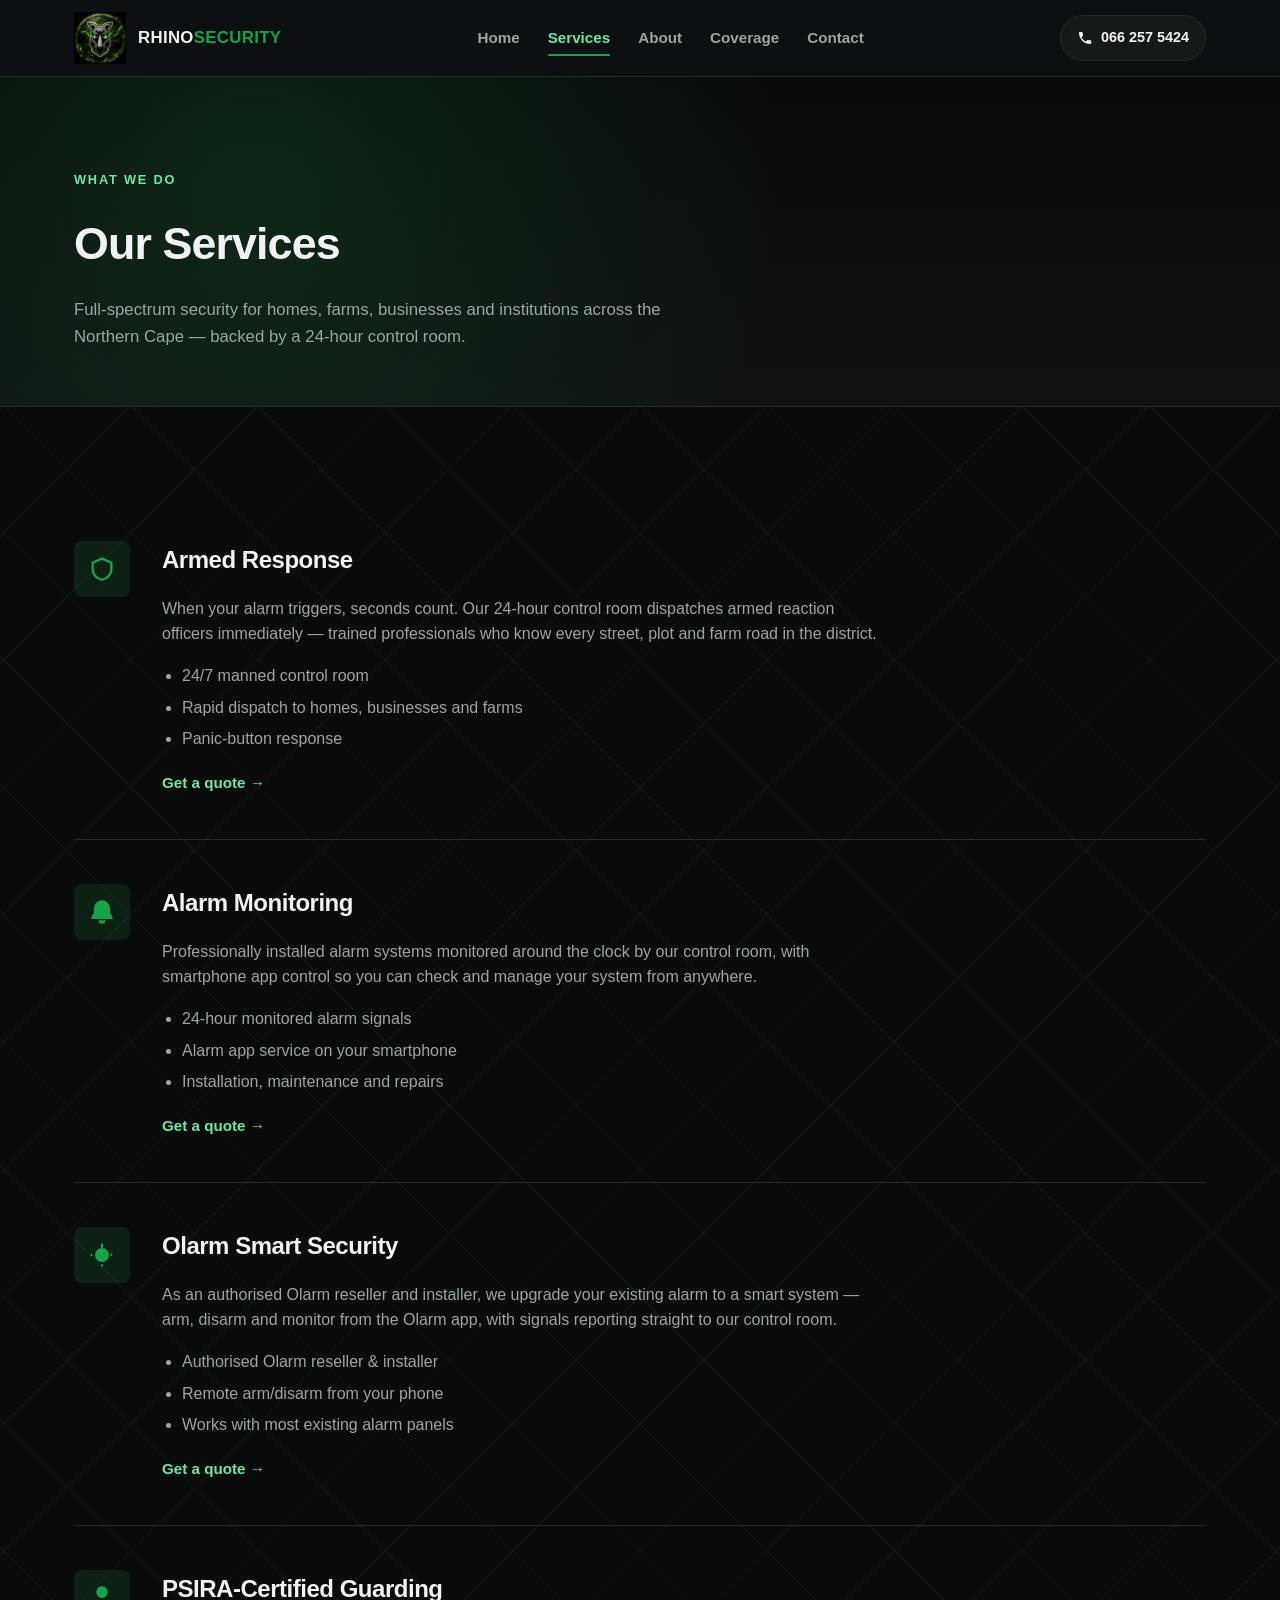
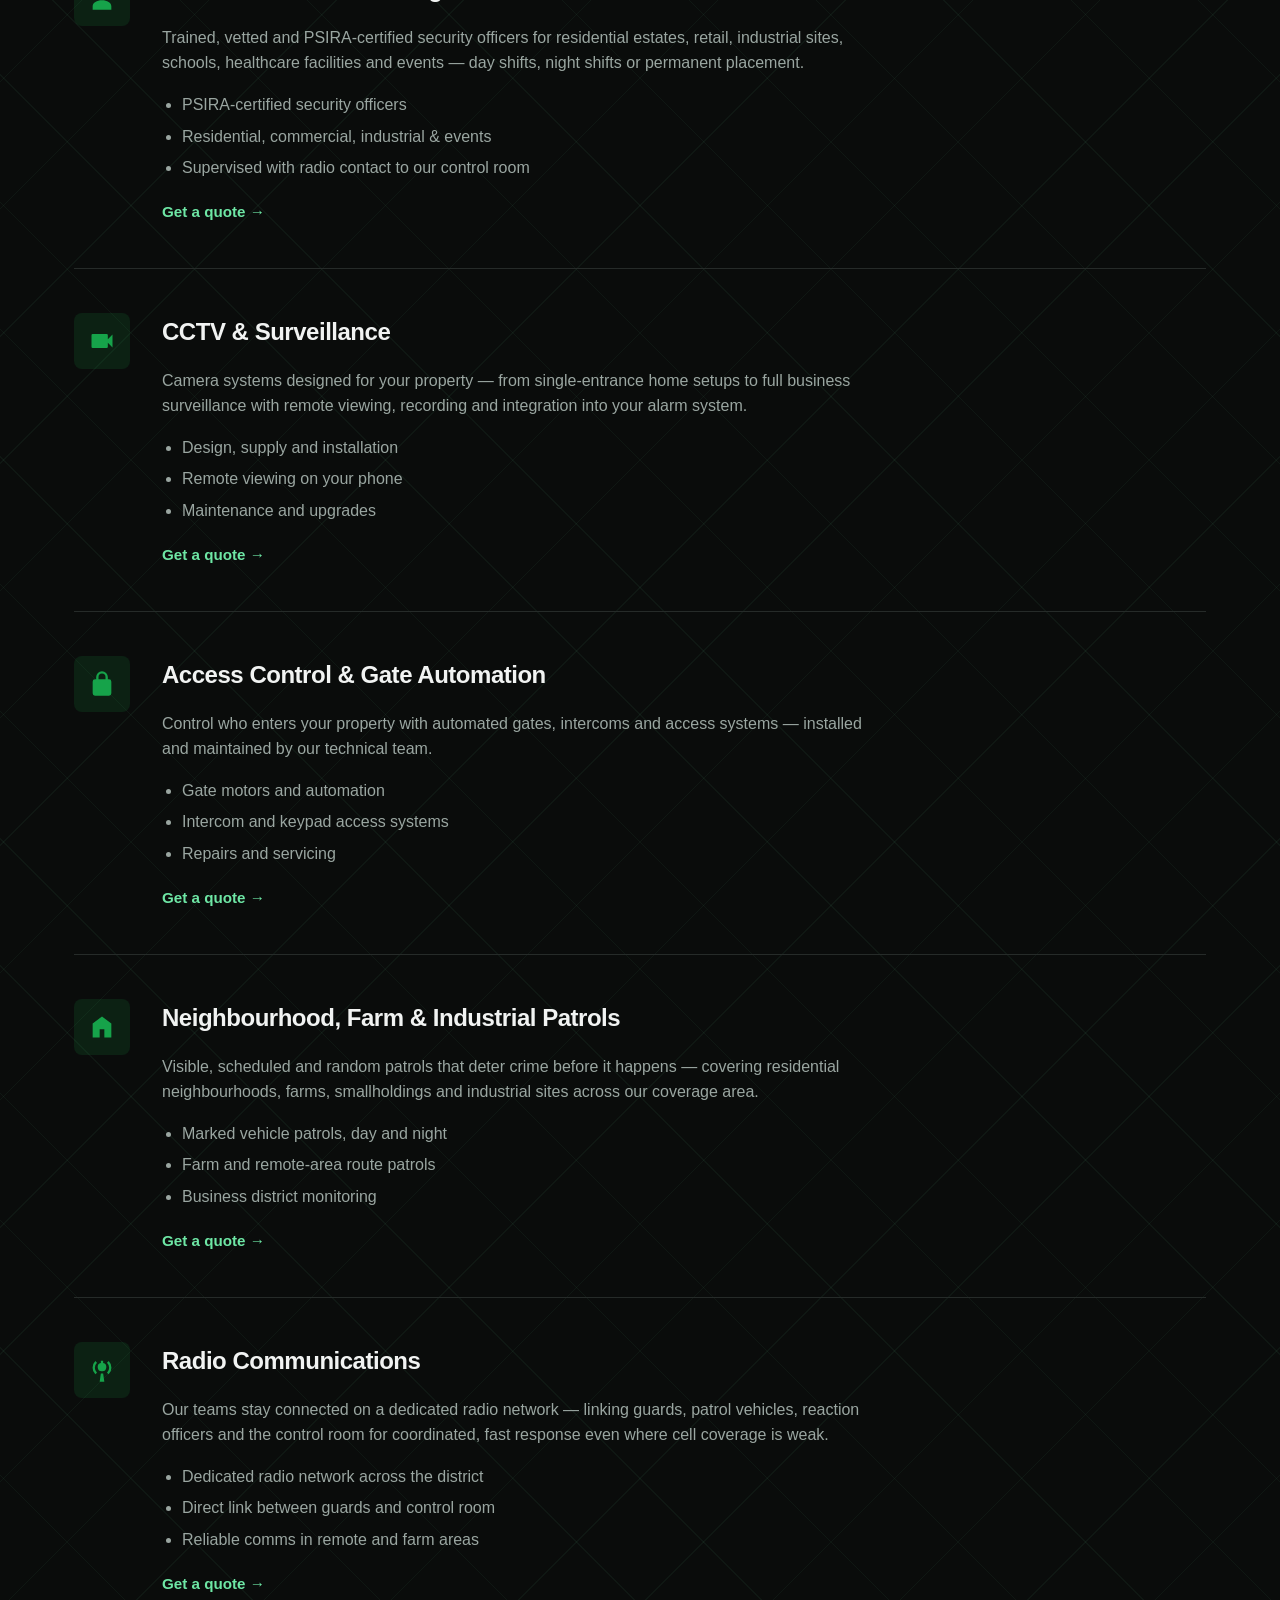
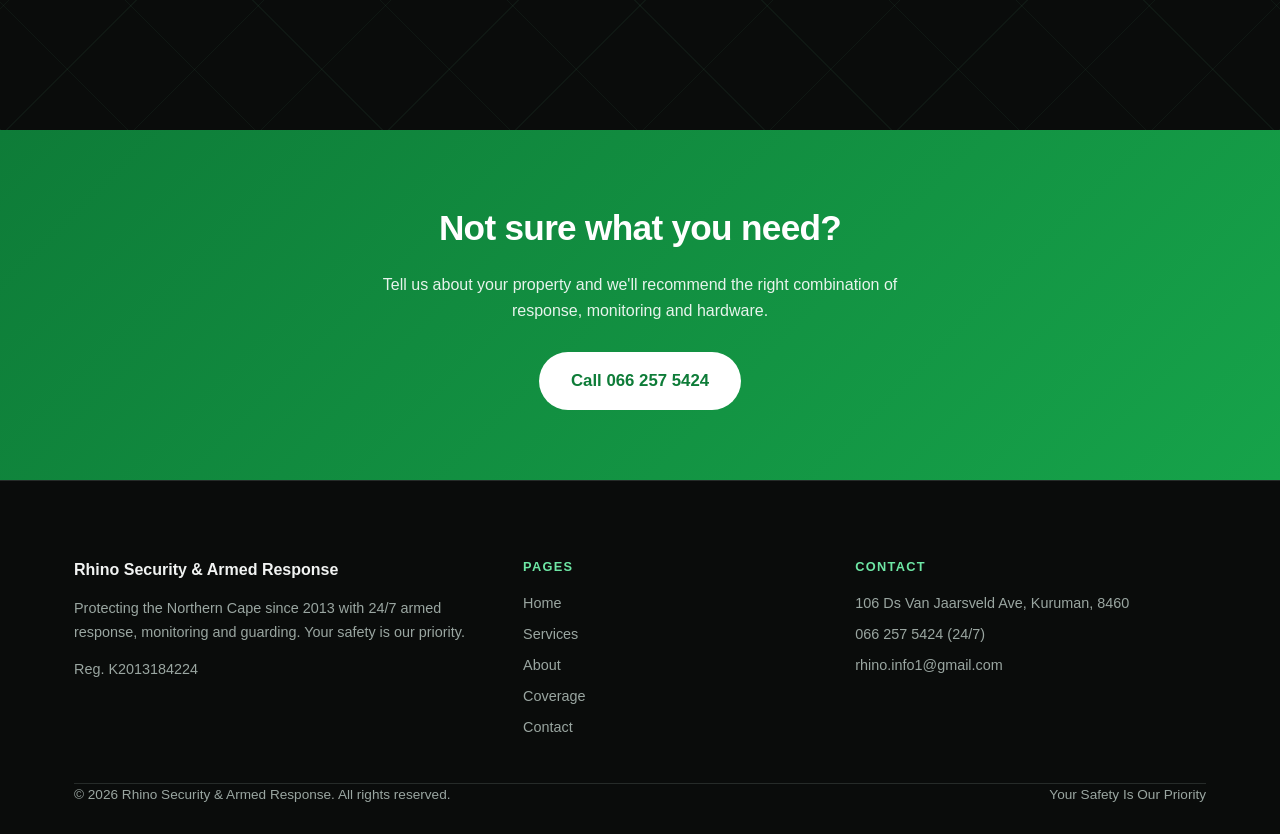
<file: services.html>
<!DOCTYPE html>
<html lang="en">
<head>
<meta charset="UTF-8">
<meta name="viewport" content="width=device-width, initial-scale=1.0">
<title>Security Services | Armed Response, Guarding, CCTV & Olarm — Rhino Security</title>
<meta name="description" content="Armed response, PSIRA-certified guarding, monitored alarms, Olarm installations, CCTV, access control and patrols across Kuruman, Kathu, Postmasburg, Upington and Danielskuil.">
<meta property="og:title" content="Security Services — Rhino Security & Armed Response">
<meta property="og:description" content="Armed response, guarding, alarms, CCTV, access control and patrols across the Northern Cape.">
<meta property="og:image" content="assets/hero-rhino-web.jpg">
<link rel="icon" type="image/png" href="assets/favicon.png">
<link rel="stylesheet" href="styles.css">
</head>
<body>

<header class="site-header" id="site-header">
  <div class="container header-inner">
    <a href="index.html" class="logo">
      <img src="assets/logo-icon.png" alt="Rhino Security & Armed Response" class="logo-mark-img">
      <span class="logo-text">RHINO<span class="logo-accent">SECURITY</span></span>
    </a>

    <nav class="main-nav" id="main-nav">
      <a href="index.html">Home</a>
      <a href="services.html">Services</a>
      <a href="about.html">About</a>
      <a href="coverage.html">Coverage</a>
      <a href="contact.html">Contact</a>
    </nav>

    <div class="header-actions">
      <a href="tel:+27662575424" class="btn btn-call">
        <svg viewBox="0 0 24 24" class="icon-inline" aria-hidden="true"><path d="M6.6 10.8c1.4 2.8 3.8 5.2 6.6 6.6l2.2-2.2c.3-.3.7-.4 1.1-.3 1.2.4 2.5.6 3.8.6.6 0 1 .4 1 1V20c0 .6-.4 1-1 1C10.6 21 3 13.4 3 4c0-.6.4-1 1-1h3.5c.6 0 1 .4 1 1 0 1.3.2 2.6.6 3.8.1.4 0 .8-.3 1.1L6.6 10.8z" fill="currentColor"/></svg>
        <span>066 257 5424</span>
      </a>
      <button class="nav-toggle" id="nav-toggle" aria-label="Toggle menu" aria-expanded="false">
        <span></span><span></span><span></span>
      </button>
    </div>
  </div>
</header>

<main>

  <section class="page-hero circuit-bg">
    <div class="container">
      <p class="eyebrow">What We Do</p>
      <h1>Our Services</h1>
      <p class="section-lead">Full-spectrum security for homes, farms, businesses and institutions across the Northern Cape — backed by a 24-hour control room.</p>
    </div>
  </section>

  <section class="services circuit-bg">
    <div class="container">

      <div class="service-detail" id="armed-response">
        <div class="card-icon">
          <svg viewBox="0 0 24 24"><path fill="currentColor" d="M12 2 3 6v6c0 5 3.8 9.4 9 10 5.2-.6 9-5 9-10V6l-9-4zm0 2.2 7 3.1v4.7c0 3.9-3 7.4-7 8-4-.6-7-4.1-7-8V7.3l7-3.1z"/></svg>
        </div>
        <div>
          <h2>Armed Response</h2>
          <p>When your alarm triggers, seconds count. Our 24-hour control room dispatches armed reaction officers immediately — trained professionals who know every street, plot and farm road in the district.</p>
          <ul>
            <li>24/7 manned control room</li>
            <li>Rapid dispatch to homes, businesses and farms</li>
            <li>Panic-button response</li>
          </ul>
          <a href="contact.html" class="service-link">Get a quote &rarr;</a>
        </div>
      </div>

      <div class="service-detail" id="alarm-monitoring">
        <div class="card-icon">
          <svg viewBox="0 0 24 24"><path fill="currentColor" d="M12 2a7 7 0 0 0-7 7v3.6L3 16v2h18v-2l-2-3.4V9a7 7 0 0 0-7-7zm0 20a3 3 0 0 0 3-3H9a3 3 0 0 0 3 3z"/></svg>
        </div>
        <div>
          <h2>Alarm Monitoring</h2>
          <p>Professionally installed alarm systems monitored around the clock by our control room, with smartphone app control so you can check and manage your system from anywhere.</p>
          <ul>
            <li>24-hour monitored alarm signals</li>
            <li>Alarm app service on your smartphone</li>
            <li>Installation, maintenance and repairs</li>
          </ul>
          <a href="contact.html" class="service-link">Get a quote &rarr;</a>
        </div>
      </div>

      <div class="service-detail" id="olarm">
        <div class="card-icon">
          <svg viewBox="0 0 24 24"><path fill="currentColor" d="M12 6a6 6 0 1 0 0 12 6 6 0 0 0 0-12zm0-4a1 1 0 0 1 1 1v2a1 1 0 1 1-2 0V3a1 1 0 0 1 1-1zm0 18a1 1 0 0 1 1 1v0a1 1 0 1 1-2 0 1 1 0 0 1 1-1zM3 11a1 1 0 0 1 1 1 1 1 0 1 1-2 0 1 1 0 0 1 1-1zm17 0a1 1 0 0 1 1 1 1 1 0 1 1-2 0 1 1 0 0 1 1-1z"/></svg>
        </div>
        <div>
          <h2>Olarm Smart Security</h2>
          <p>As an authorised Olarm reseller and installer, we upgrade your existing alarm to a smart system — arm, disarm and monitor from the Olarm app, with signals reporting straight to our control room.</p>
          <ul>
            <li>Authorised Olarm reseller &amp; installer</li>
            <li>Remote arm/disarm from your phone</li>
            <li>Works with most existing alarm panels</li>
          </ul>
          <a href="contact.html" class="service-link">Get a quote &rarr;</a>
        </div>
      </div>

      <div class="service-detail" id="guarding">
        <div class="card-icon">
          <svg viewBox="0 0 24 24"><path fill="currentColor" d="M12 12a5 5 0 1 0 0-10 5 5 0 0 0 0 10zm0 2c-4.4 0-8 2.2-8 5v3h16v-3c0-2.8-3.6-5-8-5z"/></svg>
        </div>
        <div>
          <h2>PSIRA-Certified Guarding</h2>
          <p>Trained, vetted and PSIRA-certified security officers for residential estates, retail, industrial sites, schools, healthcare facilities and events — day shifts, night shifts or permanent placement.</p>
          <ul>
            <li>PSIRA-certified security officers</li>
            <li>Residential, commercial, industrial &amp; events</li>
            <li>Supervised with radio contact to our control room</li>
          </ul>
          <a href="contact.html" class="service-link">Get a quote &rarr;</a>
        </div>
      </div>

      <div class="service-detail" id="cctv">
        <div class="card-icon">
          <svg viewBox="0 0 24 24"><path fill="currentColor" d="M17 10.5V7a1 1 0 0 0-1-1H4a1 1 0 0 0-1 1v10a1 1 0 0 0 1 1h12a1 1 0 0 0 1-1v-3.5l4 4v-11l-4 4z"/></svg>
        </div>
        <div>
          <h2>CCTV &amp; Surveillance</h2>
          <p>Camera systems designed for your property — from single-entrance home setups to full business surveillance with remote viewing, recording and integration into your alarm system.</p>
          <ul>
            <li>Design, supply and installation</li>
            <li>Remote viewing on your phone</li>
            <li>Maintenance and upgrades</li>
          </ul>
          <a href="contact.html" class="service-link">Get a quote &rarr;</a>
        </div>
      </div>

      <div class="service-detail" id="access-control">
        <div class="card-icon">
          <svg viewBox="0 0 24 24"><path fill="currentColor" d="M12 17a2 2 0 1 0 0-4 2 2 0 0 0 0 4zm6-9h-1V6a5 5 0 0 0-10 0v2H6a2 2 0 0 0-2 2v10a2 2 0 0 0 2 2h12a2 2 0 0 0 2-2V10a2 2 0 0 0-2-2zM9 6a3 3 0 0 1 6 0v2H9V6z"/></svg>
        </div>
        <div>
          <h2>Access Control &amp; Gate Automation</h2>
          <p>Control who enters your property with automated gates, intercoms and access systems — installed and maintained by our technical team.</p>
          <ul>
            <li>Gate motors and automation</li>
            <li>Intercom and keypad access systems</li>
            <li>Repairs and servicing</li>
          </ul>
          <a href="contact.html" class="service-link">Get a quote &rarr;</a>
        </div>
      </div>

      <div class="service-detail" id="patrols">
        <div class="card-icon">
          <svg viewBox="0 0 24 24"><path fill="currentColor" d="M4 21V9l8-6 8 6v12h-6v-7h-4v7H4z"/></svg>
        </div>
        <div>
          <h2>Neighbourhood, Farm &amp; Industrial Patrols</h2>
          <p>Visible, scheduled and random patrols that deter crime before it happens — covering residential neighbourhoods, farms, smallholdings and industrial sites across our coverage area.</p>
          <ul>
            <li>Marked vehicle patrols, day and night</li>
            <li>Farm and remote-area route patrols</li>
            <li>Business district monitoring</li>
          </ul>
          <a href="contact.html" class="service-link">Get a quote &rarr;</a>
        </div>
      </div>

      <div class="service-detail" id="radio">
        <div class="card-icon">
          <svg viewBox="0 0 24 24"><path fill="currentColor" d="M12 8a1.5 1.5 0 1 1 0 3 1.5 1.5 0 0 1 0-3zm-5.7 7.7a8 8 0 0 1 0-11.4L7.7 5.7a6 6 0 0 0 0 8.6l-1.4 1.4zm11.4 0-1.4-1.4a6 6 0 0 0 0-8.6l1.4-1.4a8 8 0 0 1 0 11.4zM12 13a3.5 3.5 0 0 1-1-6.9V4h2v2.1A3.5 3.5 0 0 1 12 13zm-1 2h2l1 7h-4l1-7z"/></svg>
        </div>
        <div>
          <h2>Radio Communications</h2>
          <p>Our teams stay connected on a dedicated radio network — linking guards, patrol vehicles, reaction officers and the control room for coordinated, fast response even where cell coverage is weak.</p>
          <ul>
            <li>Dedicated radio network across the district</li>
            <li>Direct link between guards and control room</li>
            <li>Reliable comms in remote and farm areas</li>
          </ul>
          <a href="contact.html" class="service-link">Get a quote &rarr;</a>
        </div>
      </div>

    </div>
  </section>

  <section class="cta-banner">
    <div class="container cta-inner">
      <h2>Not sure what you need?</h2>
      <p>Tell us about your property and we'll recommend the right combination of response, monitoring and hardware.</p>
      <a href="tel:+27662575424" class="btn btn-primary btn-lg">Call 066 257 5424</a>
    </div>
  </section>

</main>

<footer class="site-footer">
  <div class="container">
    <div class="footer-cols">
      <div>
        <span class="footer-brand-name">Rhino Security &amp; Armed Response</span>
        <p>Protecting the Northern Cape since 2013 with 24/7 armed response, monitoring and guarding. Your safety is our priority.</p>
        <p>Reg. K2013184224</p>
      </div>
      <div>
        <h4>Pages</h4>
        <ul>
          <li><a href="index.html">Home</a></li>
          <li><a href="services.html">Services</a></li>
          <li><a href="about.html">About</a></li>
          <li><a href="coverage.html">Coverage</a></li>
          <li><a href="contact.html">Contact</a></li>
        </ul>
      </div>
      <div>
        <h4>Contact</h4>
        <ul>
          <li>106 Ds Van Jaarsveld Ave, Kuruman, 8460</li>
          <li><a href="tel:+27662575424">066 257 5424 (24/7)</a></li>
          <li><a href="mailto:rhino.info1@gmail.com">rhino.info1@gmail.com</a></li>
        </ul>
      </div>
    </div>
    <div class="footer-inner">
      <span>&copy; <span id="year"></span> Rhino Security &amp; Armed Response. All rights reserved.</span>
      <span>Your Safety Is Our Priority</span>
    </div>
  </div>
</footer>

<script src="script.js"></script>
</body>
</html>
</file>
<file: styles.css>
:root {
  --bg: #0a0c0b;
  --bg-alt: #101312;
  --card: #151918;
  --border: #262b29;
  --text: #f1f3f2;
  --text-dim: #9aa6a1;
  --green: #16a34a;
  --green-dark: #0e7c38;
  --mint: #6ee7a5;
  --radius: 10px;
  --max: 1180px;
}

* { box-sizing: border-box; }
html { scroll-behavior: smooth; }

body {
  margin: 0;
  font-family: -apple-system, BlinkMacSystemFont, "Segoe UI", Roboto, Helvetica, Arial, sans-serif;
  background: var(--bg);
  color: var(--text);
  line-height: 1.6;
}

.circuit-bg {
  background-image:
    repeating-linear-gradient(45deg, rgba(110,231,165,0.05) 0 1px, transparent 1px 90px),
    repeating-linear-gradient(-45deg, rgba(110,231,165,0.05) 0 1px, transparent 1px 90px);
}

.container {
  max-width: var(--max);
  margin: 0 auto;
  padding: 0 24px;
}

h1, h2, h3 { font-weight: 800; letter-spacing: -0.02em; margin: 0 0 16px; }

a { color: inherit; text-decoration: none; }

.btn {
  display: inline-flex;
  align-items: center;
  gap: 8px;
  padding: 12px 22px;
  border-radius: 999px;
  font-weight: 700;
  font-size: 0.95rem;
  transition: transform .15s ease, background .15s ease;
  white-space: nowrap;
}
.btn:hover { transform: translateY(-1px); }
.btn-primary {
  background: var(--green);
  color: #fff;
  box-shadow: 0 0 0 rgba(22,163,74,0);
  animation: btnGlow 2.6s ease-in-out infinite;
}
.btn-primary:hover { background: var(--green-dark); }
@keyframes btnGlow {
  0%, 100% { box-shadow: 0 0 10px rgba(22,163,74,0.35); }
  50% { box-shadow: 0 0 22px rgba(22,163,74,0.75); }
}
.btn-ghost { background: transparent; border: 1.5px solid var(--border); color: var(--text); }
.btn-ghost:hover { border-color: var(--mint); }
.btn-call { background: var(--card); border: 1.5px solid var(--border); color: var(--text); font-size: 0.9rem; padding: 10px 16px; }
.btn-call:hover { border-color: var(--green); }
.btn-lg { padding: 16px 32px; font-size: 1.05rem; }
.icon-inline { width: 16px; height: 16px; }

/* Header */
.site-header {
  position: sticky;
  top: 0;
  z-index: 100;
  background: rgba(14,17,19,0.9);
  backdrop-filter: blur(8px);
  border-bottom: 1px solid var(--border);
}
.header-inner {
  display: flex;
  align-items: center;
  justify-content: space-between;
  height: 76px;
}
.logo { display: flex; align-items: center; gap: 12px; }
.logo-mark-img { width: 52px; height: 52px; object-fit: contain; }
.logo-text { font-weight: 800; letter-spacing: 0.02em; font-size: 1.05rem; }
.logo-accent { color: var(--green); }

.main-nav { display: flex; gap: 28px; }
.main-nav a { font-weight: 600; color: var(--text-dim); font-size: 0.95rem; }
.main-nav a:hover { color: var(--text); }

.header-actions { display: flex; align-items: center; gap: 14px; }
.nav-toggle {
  display: none;
  flex-direction: column;
  gap: 5px;
  background: none;
  border: none;
  cursor: pointer;
  padding: 6px;
}
.nav-toggle span { width: 22px; height: 2px; background: var(--text); border-radius: 2px; }

/* Hero */
.hero {
  position: relative;
  padding: 130px 0 100px;
  overflow: hidden;
  min-height: 560px;
  display: flex;
  align-items: center;
}
.hero-bg {
  position: absolute;
  inset: 0;
  background:
    radial-gradient(circle at 15% 20%, rgba(22,163,74,0.18), transparent 45%),
    radial-gradient(circle at 85% 60%, rgba(110,231,165,0.10), transparent 50%),
    linear-gradient(180deg, #0a0c0b 0%, #101312 100%);
  z-index: 0;
}

/* Hero background video (full-bleed, rhino anchored to the open right side) */
.hero-art {
  position: absolute;
  top: 0; bottom: 0;
  left: 30%; right: 0;
  z-index: 1;
}
.hero-art-video {
  width: 100%;
  height: 100%;
  object-fit: cover;
  display: block;
}
/* Shade layer: fade video into the dark background so copy stays readable */
.hero-shade {
  position: absolute;
  inset: 0;
  z-index: 2;
  background:
    linear-gradient(90deg, rgba(10,12,11,0.96) 0%, rgba(10,12,11,0.88) 34%, rgba(10,12,11,0.55) 55%, rgba(10,12,11,0.18) 75%, rgba(10,12,11,0.10) 100%),
    linear-gradient(180deg, rgba(10,12,11,0.5) 0%, transparent 30%, transparent 70%, rgba(10,12,11,0.8) 100%);
}

.hero-inner { position: relative; z-index: 3; width: 100%; }
.hero-copy { max-width: 620px; }
.eyebrow {
  text-transform: uppercase;
  letter-spacing: 0.14em;
  font-size: 0.8rem;
  color: var(--mint);
  font-weight: 700;
  margin-bottom: 18px;
}
.hero h1 { font-size: clamp(2.2rem, 4.4vw, 3.2rem); line-height: 1.08; margin-bottom: 20px; }
.text-glow {
  color: var(--mint);
  text-shadow: 0 0 18px rgba(110,231,165,0.55), 0 0 40px rgba(22,163,74,0.35);
}
.hero-sub { color: var(--text-dim); font-size: 1.1rem; max-width: 560px; margin-bottom: 32px; }
.hero-actions { display: flex; gap: 16px; flex-wrap: wrap; margin-bottom: 56px; }

.hero-stats { list-style: none; display: flex; gap: 40px; padding: 0; margin: 0; flex-wrap: wrap; }
.hero-stats li { display: flex; flex-direction: column; }
.hero-stats strong { font-size: 1.6rem; color: var(--green); }
.hero-stats span { color: var(--text-dim); font-size: 0.85rem; }

/* The hero video carries its own eye-glow and lightning effects */

/* Strip */
.strip { background: var(--green); padding: 14px 0; }
.strip-inner p { margin: 0; text-align: center; font-weight: 600; color: #fff; }
.strip a { text-decoration: underline; }

/* Services */
.services { padding: 90px 0; background-color: var(--bg); }
.section-title { font-size: clamp(1.8rem, 3.5vw, 2.4rem); }
.section-lead { color: var(--text-dim); max-width: 620px; margin-bottom: 48px; font-size: 1.05rem; }

.card-grid {
  display: grid;
  grid-template-columns: repeat(3, 1fr);
  gap: 24px;
}
.card {
  background: var(--card);
  border: 1px solid var(--border);
  border-radius: var(--radius);
  padding: 30px 26px;
  transition: border-color .15s ease, transform .15s ease;
}
.card:hover { border-color: var(--green); transform: translateY(-3px); }
.card-icon {
  width: 46px; height: 46px;
  display: flex; align-items: center; justify-content: center;
  background: rgba(22,163,74,0.14);
  color: var(--green);
  border-radius: 8px;
  margin-bottom: 18px;
}
.card-icon svg { width: 24px; height: 24px; }
.card h3 { font-size: 1.15rem; margin-bottom: 10px; }
.card p { color: var(--text-dim); font-size: 0.95rem; margin: 0; }

/* About */
.about { padding: 90px 0; background-color: var(--bg-alt); }
.about-inner {
  display: grid;
  grid-template-columns: 1.2fr 1fr;
  gap: 60px;
  align-items: start;
}
.about-copy p { color: var(--text-dim); }
.checklist { list-style: none; padding: 0; margin: 24px 0 0; }
.checklist li {
  position: relative;
  padding-left: 28px;
  margin-bottom: 12px;
  color: var(--text);
  font-weight: 500;
}
.checklist li::before {
  content: "";
  position: absolute;
  left: 0; top: 6px;
  width: 14px; height: 14px;
  border-radius: 50%;
  background: var(--green);
}

.about-panel {
  background: var(--card);
  border: 1px solid var(--border);
  border-radius: var(--radius);
  padding: 32px;
}
.about-panel h3 { font-size: 1.1rem; margin-bottom: 24px; }
.panel-item { display: flex; gap: 16px; margin-bottom: 22px; }
.panel-item:last-child { margin-bottom: 0; }
.panel-num { color: var(--mint); font-weight: 800; font-size: 1.1rem; }
.panel-item p { margin: 0; color: var(--text-dim); font-size: 0.95rem; }

/* Coverage */
.coverage { padding: 70px 0; text-align: center; }
.coverage .section-lead { margin-left: auto; margin-right: auto; margin-bottom: 0; }
.coverage-tags {
  display: flex;
  justify-content: center;
  flex-wrap: wrap;
  gap: 14px;
  margin-top: 24px;
}
.coverage-tags span {
  background: var(--card);
  border: 1px solid var(--border);
  padding: 10px 20px;
  border-radius: 999px;
  font-weight: 600;
  font-size: 0.9rem;
  color: var(--text-dim);
}

/* CTA banner */
.cta-banner {
  background: linear-gradient(135deg, var(--green-dark), var(--green));
  padding: 70px 0;
  text-align: center;
}
.cta-inner h2 { font-size: clamp(1.6rem, 3.5vw, 2.2rem); color: #fff; }
.cta-inner p { color: rgba(255,255,255,0.9); max-width: 520px; margin: 0 auto 28px; }
.cta-banner .btn-primary { background: #fff; color: var(--green-dark); }
.cta-banner .btn-primary:hover { background: #e3f5e9; }

/* Contact */
.contact { padding: 90px 0; background-color: var(--bg-alt); }
.contact-inner {
  display: grid;
  grid-template-columns: 1fr 1fr;
  gap: 60px;
}
.contact-list { list-style: none; padding: 0; margin: 24px 0 0; }
.contact-list li {
  display: flex;
  flex-direction: column;
  gap: 4px;
  padding: 16px 0;
  border-bottom: 1px solid var(--border);
}
.contact-list li:last-child { border-bottom: none; }
.contact-label { text-transform: uppercase; font-size: 0.75rem; letter-spacing: 0.08em; color: var(--mint); font-weight: 700; }
.contact-list a:hover { color: var(--green); }
.phone-group { display: flex; flex-wrap: wrap; gap: 6px 14px; }
.social-links { display: flex; gap: 16px; }

.contact-form {
  background: var(--card);
  border: 1px solid var(--border);
  border-radius: var(--radius);
  padding: 32px;
}
.contact-form h3 { margin-bottom: 20px; }
.contact-form label {
  display: block;
  font-size: 0.9rem;
  color: var(--text-dim);
  font-weight: 600;
  margin-bottom: 16px;
}
.contact-form input,
.contact-form textarea {
  width: 100%;
  margin-top: 8px;
  padding: 12px 14px;
  background: var(--bg);
  border: 1px solid var(--border);
  border-radius: 8px;
  color: var(--text);
  font-family: inherit;
  font-size: 0.95rem;
  resize: vertical;
}
.contact-form input:focus,
.contact-form textarea:focus {
  outline: none;
  border-color: var(--green);
}
.form-note { font-size: 0.8rem; color: var(--text-dim); margin: 12px 0 0; }

/* Footer */
.site-footer { border-top: 1px solid var(--border); padding: 28px 0; }
.footer-inner {
  display: flex;
  justify-content: space-between;
  flex-wrap: wrap;
  gap: 10px;
  color: var(--text-dim);
  font-size: 0.85rem;
}

/* Scroll reveal */
.reveal {
  opacity: 0;
  transform: translateY(26px);
  transition: opacity .7s ease, transform .7s ease;
}
.reveal.in-view { opacity: 1; transform: none; }
.card-grid .card:nth-child(2) { transition-delay: .06s; }
.card-grid .card:nth-child(3) { transition-delay: .12s; }
.card-grid .card:nth-child(4) { transition-delay: .18s; }
.card-grid .card:nth-child(5) { transition-delay: .24s; }
.card-grid .card:nth-child(6) { transition-delay: .3s; }

@media (prefers-reduced-motion: reduce) {
  .reveal { transition: none; opacity: 1; transform: none; }
}

/* Responsive */
@media (max-width: 900px) {
  .card-grid { grid-template-columns: repeat(2, 1fr); }
  .about-inner, .contact-inner { grid-template-columns: 1fr; }
  .hero-copy { max-width: none; }
  /* On smaller screens the video dims to a centered backdrop behind the copy */
  .hero-art { left: 0; }
  .hero-shade {
    background:
      linear-gradient(180deg, rgba(10,12,11,0.78) 0%, rgba(10,12,11,0.6) 45%, rgba(10,12,11,0.88) 100%);
  }
}

@media (max-width: 680px) {
  .main-nav {
    position: absolute;
    top: 76px;
    left: 0;
    right: 0;
    background: var(--bg);
    border-bottom: 1px solid var(--border);
    flex-direction: column;
    padding: 20px 24px;
    display: none;
    gap: 18px;
  }
  .main-nav.open { display: flex; }
  .nav-toggle { display: flex; }
  .btn-call span { display: none; }
  .card-grid { grid-template-columns: 1fr; }
  .hero { padding: 90px 0 60px; min-height: 480px; }
  .hero-stats { gap: 28px; }
  .footer-inner { flex-direction: column; text-align: left; }
}

/* ============ Multi-page additions ============ */

/* Active nav state */
.main-nav a.active { color: var(--mint); position: relative; }
.main-nav a.active::after {
  content: "";
  position: absolute;
  left: 0; right: 0; bottom: -6px;
  height: 2px;
  background: var(--green);
  border-radius: 2px;
}

/* Sub-page hero */
.page-hero {
  position: relative;
  padding: 80px 0 56px;
  background:
    radial-gradient(circle at 20% 30%, rgba(22,163,74,0.16), transparent 50%),
    linear-gradient(180deg, #0a0c0b 0%, #101312 100%);
  border-bottom: 1px solid var(--border);
}
.page-hero h1 { font-size: clamp(2rem, 4vw, 2.8rem); margin-bottom: 10px; }
.page-hero .section-lead { margin-bottom: 0; }

/* Service detail blocks */
.service-detail {
  display: grid;
  grid-template-columns: 64px 1fr;
  gap: 24px;
  padding: 44px 0;
  border-bottom: 1px solid var(--border);
  scroll-margin-top: 96px;
}
.service-detail:last-of-type { border-bottom: none; }
.service-detail .card-icon { width: 56px; height: 56px; }
.service-detail .card-icon svg { width: 28px; height: 28px; }
.service-detail h2 { font-size: 1.5rem; margin-bottom: 12px; }
.service-detail p { color: var(--text-dim); max-width: 720px; }
.service-detail ul { color: var(--text-dim); margin: 14px 0 18px; padding-left: 20px; }
.service-detail ul li { margin-bottom: 6px; }
.service-link { color: var(--mint); font-weight: 700; font-size: 0.95rem; }
.service-link:hover { text-decoration: underline; }

/* Branch cards */
.branch-grid {
  display: grid;
  grid-template-columns: repeat(2, 1fr);
  gap: 24px;
  margin-top: 40px;
}
.branch-card {
  background: var(--card);
  border: 1px solid var(--border);
  border-radius: var(--radius);
  padding: 28px;
  position: relative;
  transition: border-color .15s ease;
}
.branch-card:hover { border-color: var(--green); }
.branch-card h3 { font-size: 1.2rem; margin-bottom: 6px; }
.branch-card .branch-town { color: var(--text-dim); font-size: 0.92rem; margin: 0 0 16px; }
.branch-phones { display: flex; flex-direction: column; gap: 8px; }
.branch-phones a { font-weight: 700; color: var(--mint); }
.branch-phones a:hover { text-decoration: underline; }
.badge-247 {
  position: absolute;
  top: 22px; right: 22px;
  background: rgba(22,163,74,0.16);
  color: var(--mint);
  font-size: 0.72rem;
  font-weight: 800;
  letter-spacing: 0.08em;
  padding: 5px 12px;
  border-radius: 999px;
  border: 1px solid rgba(22,163,74,0.4);
}

/* Footer columns */
.footer-cols {
  display: grid;
  grid-template-columns: 1.4fr 1fr 1.2fr;
  gap: 40px;
  padding: 48px 0 36px;
  border-bottom: 1px solid var(--border);
}
.footer-cols h4 {
  font-size: 0.8rem;
  text-transform: uppercase;
  letter-spacing: 0.1em;
  color: var(--mint);
  margin: 0 0 14px;
}
.footer-cols p, .footer-cols a, .footer-cols li { color: var(--text-dim); font-size: 0.9rem; }
.footer-cols ul { list-style: none; margin: 0; padding: 0; }
.footer-cols li { margin-bottom: 8px; }
.footer-cols a:hover { color: var(--mint); }
.footer-brand-name { font-weight: 800; color: var(--text); font-size: 1rem; margin-bottom: 10px; display: block; }

/* Multi-page responsive */
@media (max-width: 900px) {
  .branch-grid { grid-template-columns: 1fr; }
  .footer-cols { grid-template-columns: 1fr; gap: 28px; }
}
@media (max-width: 680px) {
  .service-detail { grid-template-columns: 1fr; gap: 14px; }
  .page-hero { padding: 60px 0 40px; }
}
</file>
